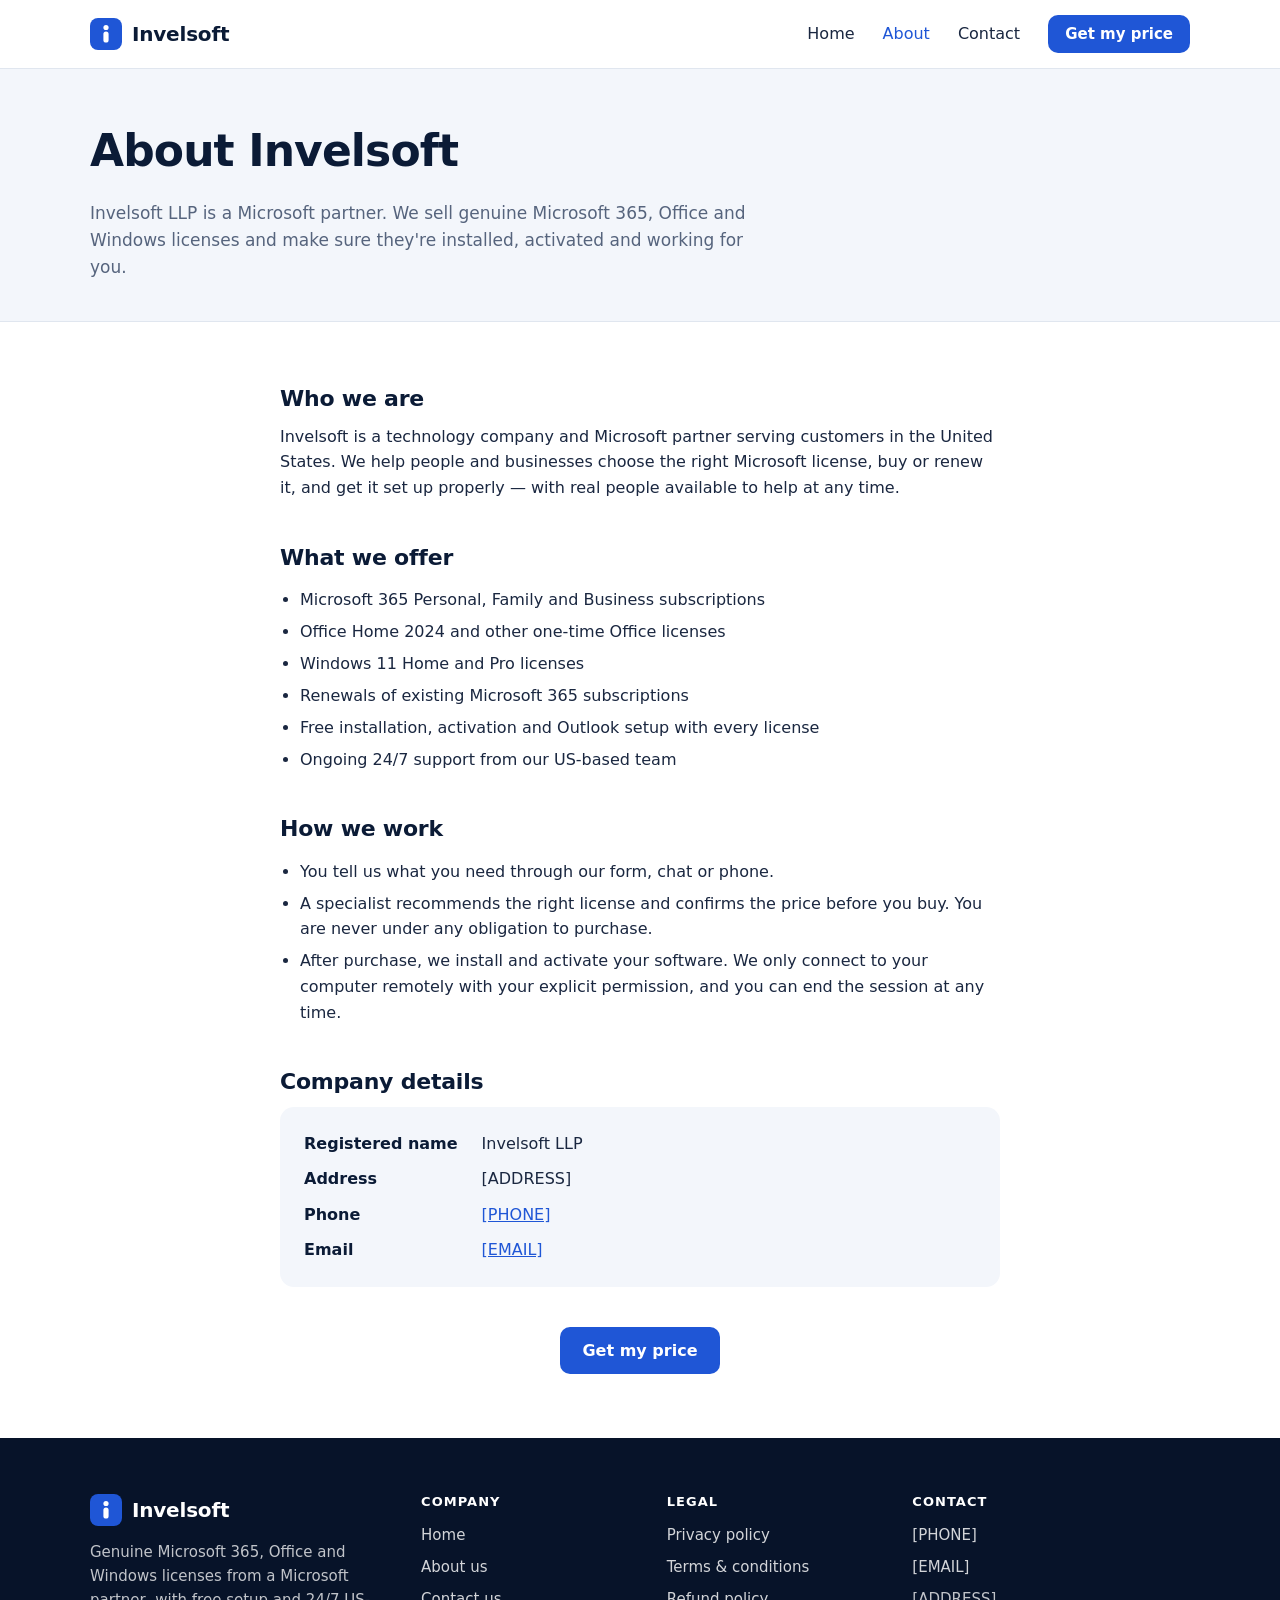
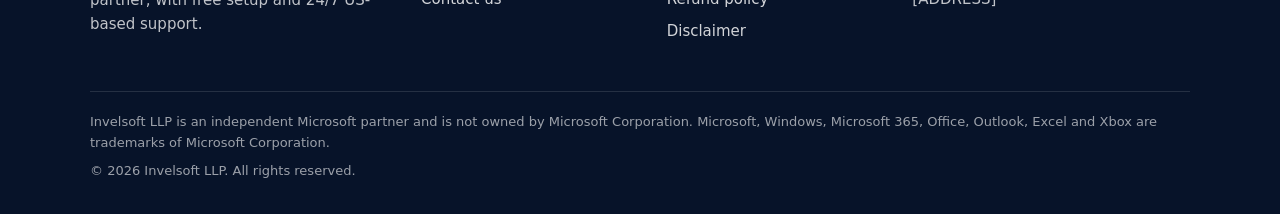
<file: about.html>
<!DOCTYPE html>
<html lang="en">
<head>
  <meta charset="utf-8">
  <meta name="viewport" content="width=device-width, initial-scale=1, viewport-fit=cover">
  <title>About us – Invelsoft</title>
  <meta name="description" content="Invelsoft LLP is a Microsoft partner selling genuine Microsoft 365, Office and Windows licenses with free setup and 24/7 US-based support.">
  <link rel="icon" href="favicon.svg" type="image/svg+xml">
  <link rel="stylesheet" href="css/style.css">
  <script src="js/main.js" defer></script>
</head>
<body class="has-mobile-cta">
  <a class="skip-link" href="#main">Skip to content</a>

  <header class="site-header">
    <div class="container header-inner">
      <a class="brand" href="index.html" aria-label="Invelsoft home">
        <svg class="brand-mark" viewBox="0 0 32 32" aria-hidden="true"><rect width="32" height="32" rx="8" fill="#1f56d6"/><circle cx="16" cy="9.5" r="2.6" fill="#fff"/><rect x="13.4" y="13.5" width="5.2" height="11" rx="2.6" fill="#fff"/></svg>
        <span>Invelsoft</span>
      </a>
      <button class="nav-toggle" type="button" aria-expanded="false" aria-controls="site-nav" aria-label="Menu">
        <span></span><span></span><span></span>
      </button>
      <nav id="site-nav" class="site-nav" aria-label="Main">
        <a href="index.html">Home</a>
        <a href="about.html" aria-current="page">About</a>
        <a href="contact.html">Contact</a>
        <a class="btn btn-primary btn-sm" href="index.html#quote">Get my price</a>
      </nav>
    </div>
  </header>

  <main id="main">
    <section class="page-hero">
      <div class="container">
        <h1>About Invelsoft</h1>
        <p>Invelsoft LLP is a Microsoft partner. We sell genuine Microsoft 365, Office and Windows licenses and make sure they're installed, activated and working for you.</p>
      </div>
    </section>

    <section class="section">
      <div class="container prose">
        <h2>Who we are</h2>
        <p>Invelsoft is a technology company and Microsoft partner serving customers in the United States. We help people and businesses choose the right Microsoft license, buy or renew it, and get it set up properly — with real people available to help at any time.</p>

        <h2>What we offer</h2>
        <ul>
          <li>Microsoft 365 Personal, Family and Business subscriptions</li>
          <li>Office Home 2024 and other one-time Office licenses</li>
          <li>Windows 11 Home and Pro licenses</li>
          <li>Renewals of existing Microsoft 365 subscriptions</li>
          <li>Free installation, activation and Outlook setup with every license</li>
          <li>Ongoing 24/7 support from our US-based team</li>
        </ul>

        <h2>How we work</h2>
        <ul>
          <li>You tell us what you need through our form, chat or phone.</li>
          <li>A specialist recommends the right license and confirms the price before you buy. You are never under any obligation to purchase.</li>
          <li>After purchase, we install and activate your software. We only connect to your computer remotely with your explicit permission, and you can end the session at any time.</li>
        </ul>

        <h2>Company details</h2>
        <dl class="detail-list">
          <dt>Registered name</dt>
          <dd>Invelsoft LLP</dd>
          <dt>Address</dt>
          <dd>[ADDRESS]</dd>
          <dt>Phone</dt>
          <dd><a href="tel:[PHONE_TEL]">[PHONE]</a></dd>
          <dt>Email</dt>
          <dd><a href="mailto:[EMAIL]">[EMAIL]</a></dd>
        </dl>

        <div class="center-cta">
          <a class="btn btn-primary" href="index.html#quote">Get my price</a>
        </div>
      </div>
    </section>
  </main>

  <footer class="site-footer">
    <div class="container">
      <div class="footer-grid">
        <div class="footer-brand">
          <a class="brand" href="index.html">
            <svg class="brand-mark" viewBox="0 0 32 32" aria-hidden="true"><rect width="32" height="32" rx="8" fill="#1f56d6"/><circle cx="16" cy="9.5" r="2.6" fill="#fff"/><rect x="13.4" y="13.5" width="5.2" height="11" rx="2.6" fill="#fff"/></svg>
            <span>Invelsoft</span>
          </a>
          <p>Genuine Microsoft 365, Office and Windows licenses from a Microsoft partner, with free setup and 24/7 US-based support.</p>
        </div>
        <div>
          <h2 class="footer-title">Company</h2>
          <ul>
            <li><a href="index.html">Home</a></li>
            <li><a href="about.html">About us</a></li>
            <li><a href="contact.html">Contact us</a></li>
          </ul>
        </div>
        <div>
          <h2 class="footer-title">Legal</h2>
          <ul>
            <li><a href="privacy-policy.html">Privacy policy</a></li>
            <li><a href="terms.html">Terms &amp; conditions</a></li>
            <li><a href="refund-policy.html">Refund policy</a></li>
            <li><a href="disclaimer.html">Disclaimer</a></li>
          </ul>
        </div>
        <div>
          <h2 class="footer-title">Contact</h2>
          <ul>
            <li><a href="tel:[PHONE_TEL]">[PHONE]</a></li>
            <li><a href="mailto:[EMAIL]">[EMAIL]</a></li>
            <li>[ADDRESS]</li>
          </ul>
        </div>
      </div>
      <div class="footer-bottom">
        <p>Invelsoft LLP is an independent Microsoft partner and is not owned by Microsoft Corporation. Microsoft, Windows, Microsoft 365, Office, Outlook, Excel and Xbox are trademarks of Microsoft Corporation.</p>
        <p>&copy; <span data-year>2026</span> Invelsoft LLP. All rights reserved.</p>
      </div>
    </div>
  </footer>

  <div class="mobile-cta">
    <a class="btn btn-outline" href="tel:[PHONE_TEL]">
      <svg class="icon" viewBox="0 0 24 24" aria-hidden="true"><path d="M22 16.92v3a2 2 0 0 1-2.18 2 19.79 19.79 0 0 1-8.63-3.07 19.5 19.5 0 0 1-6-6 19.79 19.79 0 0 1-3.07-8.67A2 2 0 0 1 4.11 2h3a2 2 0 0 1 2 1.72c.13.96.36 1.9.7 2.81a2 2 0 0 1-.45 2.11L8.09 9.91a16 16 0 0 0 6 6l1.27-1.27a2 2 0 0 1 2.11-.45c.91.34 1.85.57 2.81.7A2 2 0 0 1 22 16.92z"/></svg>
      Call now
    </a>
    <a class="btn btn-primary" href="index.html#quote">Get my price</a>
  </div>
</body>
</html>
</file>
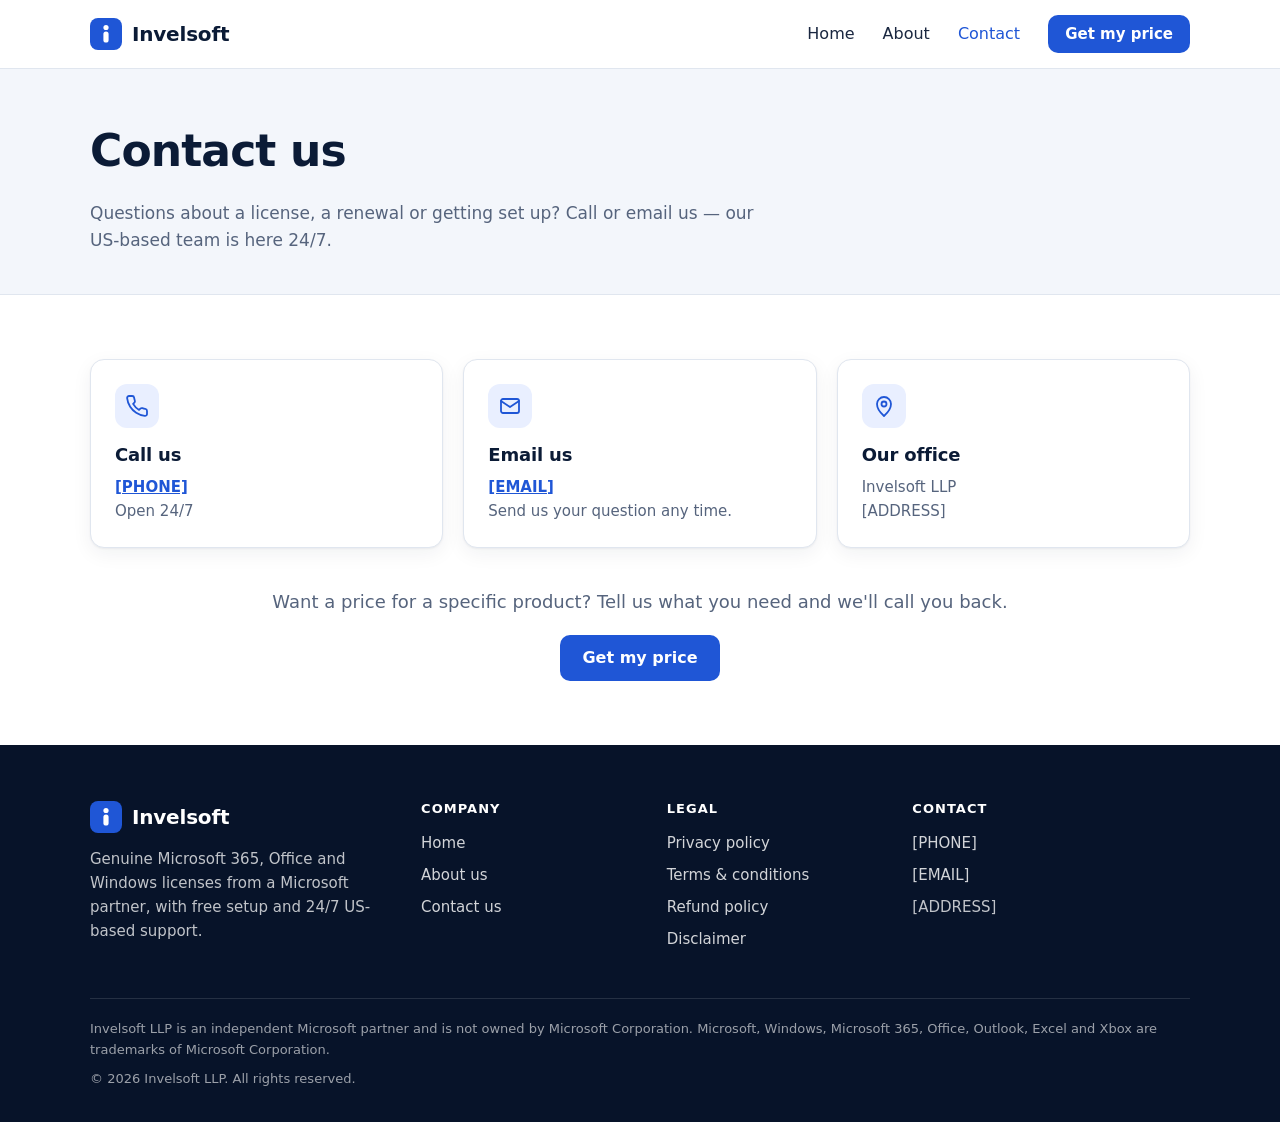
<file: contact.html>
<!DOCTYPE html>
<html lang="en">
<head>
  <meta charset="utf-8">
  <meta name="viewport" content="width=device-width, initial-scale=1, viewport-fit=cover">
  <title>Contact us – Invelsoft</title>
  <meta name="description" content="Contact Invelsoft LLP by phone or email about Microsoft 365, Office and Windows licenses, setup and support.">
  <link rel="icon" href="favicon.svg" type="image/svg+xml">
  <link rel="stylesheet" href="css/style.css">
  <script src="js/main.js" defer></script>
</head>
<body class="has-mobile-cta">
  <a class="skip-link" href="#main">Skip to content</a>

  <header class="site-header">
    <div class="container header-inner">
      <a class="brand" href="index.html" aria-label="Invelsoft home">
        <svg class="brand-mark" viewBox="0 0 32 32" aria-hidden="true"><rect width="32" height="32" rx="8" fill="#1f56d6"/><circle cx="16" cy="9.5" r="2.6" fill="#fff"/><rect x="13.4" y="13.5" width="5.2" height="11" rx="2.6" fill="#fff"/></svg>
        <span>Invelsoft</span>
      </a>
      <button class="nav-toggle" type="button" aria-expanded="false" aria-controls="site-nav" aria-label="Menu">
        <span></span><span></span><span></span>
      </button>
      <nav id="site-nav" class="site-nav" aria-label="Main">
        <a href="index.html">Home</a>
        <a href="about.html">About</a>
        <a href="contact.html" aria-current="page">Contact</a>
        <a class="btn btn-primary btn-sm" href="index.html#quote">Get my price</a>
      </nav>
    </div>
  </header>

  <main id="main">
    <section class="page-hero">
      <div class="container">
        <h1>Contact us</h1>
        <p>Questions about a license, a renewal or getting set up? Call or email us — our US-based team is here 24/7.</p>
      </div>
    </section>

    <section class="section">
      <div class="container">
        <div class="info-grid">
          <div class="info-card">
            <span class="icon-tile"><svg class="icon" viewBox="0 0 24 24" aria-hidden="true"><path d="M22 16.92v3a2 2 0 0 1-2.18 2 19.79 19.79 0 0 1-8.63-3.07 19.5 19.5 0 0 1-6-6 19.79 19.79 0 0 1-3.07-8.67A2 2 0 0 1 4.11 2h3a2 2 0 0 1 2 1.72c.13.96.36 1.9.7 2.81a2 2 0 0 1-.45 2.11L8.09 9.91a16 16 0 0 0 6 6l1.27-1.27a2 2 0 0 1 2.11-.45c.91.34 1.85.57 2.81.7A2 2 0 0 1 22 16.92z"/></svg></span>
            <h2 class="h3">Call us</h2>
            <p><a href="tel:[PHONE_TEL]">[PHONE]</a></p>
            <p>Open 24/7</p>
          </div>
          <div class="info-card">
            <span class="icon-tile"><svg class="icon" viewBox="0 0 24 24" aria-hidden="true"><rect x="3" y="5" width="18" height="14" rx="2"/><path d="m3 7 9 6 9-6"/></svg></span>
            <h2 class="h3">Email us</h2>
            <p><a href="mailto:[EMAIL]">[EMAIL]</a></p>
            <p>Send us your question any time.</p>
          </div>
          <div class="info-card">
            <span class="icon-tile"><svg class="icon" viewBox="0 0 24 24" aria-hidden="true"><path d="M12 22s7-6.2 7-12a7 7 0 0 0-14 0c0 5.8 7 12 7 12z"/><circle cx="12" cy="10" r="2.5"/></svg></span>
            <h2 class="h3">Our office</h2>
            <p>Invelsoft LLP<br>[ADDRESS]</p>
          </div>
        </div>

        <div class="center-cta">
          <p class="lead">Want a price for a specific product? Tell us what you need and we'll call you back.</p>
          <a class="btn btn-primary" href="index.html#quote">Get my price</a>
        </div>
      </div>
    </section>
  </main>

  <footer class="site-footer">
    <div class="container">
      <div class="footer-grid">
        <div class="footer-brand">
          <a class="brand" href="index.html">
            <svg class="brand-mark" viewBox="0 0 32 32" aria-hidden="true"><rect width="32" height="32" rx="8" fill="#1f56d6"/><circle cx="16" cy="9.5" r="2.6" fill="#fff"/><rect x="13.4" y="13.5" width="5.2" height="11" rx="2.6" fill="#fff"/></svg>
            <span>Invelsoft</span>
          </a>
          <p>Genuine Microsoft 365, Office and Windows licenses from a Microsoft partner, with free setup and 24/7 US-based support.</p>
        </div>
        <div>
          <h2 class="footer-title">Company</h2>
          <ul>
            <li><a href="index.html">Home</a></li>
            <li><a href="about.html">About us</a></li>
            <li><a href="contact.html">Contact us</a></li>
          </ul>
        </div>
        <div>
          <h2 class="footer-title">Legal</h2>
          <ul>
            <li><a href="privacy-policy.html">Privacy policy</a></li>
            <li><a href="terms.html">Terms &amp; conditions</a></li>
            <li><a href="refund-policy.html">Refund policy</a></li>
            <li><a href="disclaimer.html">Disclaimer</a></li>
          </ul>
        </div>
        <div>
          <h2 class="footer-title">Contact</h2>
          <ul>
            <li><a href="tel:[PHONE_TEL]">[PHONE]</a></li>
            <li><a href="mailto:[EMAIL]">[EMAIL]</a></li>
            <li>[ADDRESS]</li>
          </ul>
        </div>
      </div>
      <div class="footer-bottom">
        <p>Invelsoft LLP is an independent Microsoft partner and is not owned by Microsoft Corporation. Microsoft, Windows, Microsoft 365, Office, Outlook, Excel and Xbox are trademarks of Microsoft Corporation.</p>
        <p>&copy; <span data-year>2026</span> Invelsoft LLP. All rights reserved.</p>
      </div>
    </div>
  </footer>

  <div class="mobile-cta">
    <a class="btn btn-outline" href="tel:[PHONE_TEL]">
      <svg class="icon" viewBox="0 0 24 24" aria-hidden="true"><path d="M22 16.92v3a2 2 0 0 1-2.18 2 19.79 19.79 0 0 1-8.63-3.07 19.5 19.5 0 0 1-6-6 19.79 19.79 0 0 1-3.07-8.67A2 2 0 0 1 4.11 2h3a2 2 0 0 1 2 1.72c.13.96.36 1.9.7 2.81a2 2 0 0 1-.45 2.11L8.09 9.91a16 16 0 0 0 6 6l1.27-1.27a2 2 0 0 1 2.11-.45c.91.34 1.85.57 2.81.7A2 2 0 0 1 22 16.92z"/></svg>
      Call now
    </a>
    <a class="btn btn-primary" href="index.html#quote">Get my price</a>
  </div>
</body>
</html>
</file>
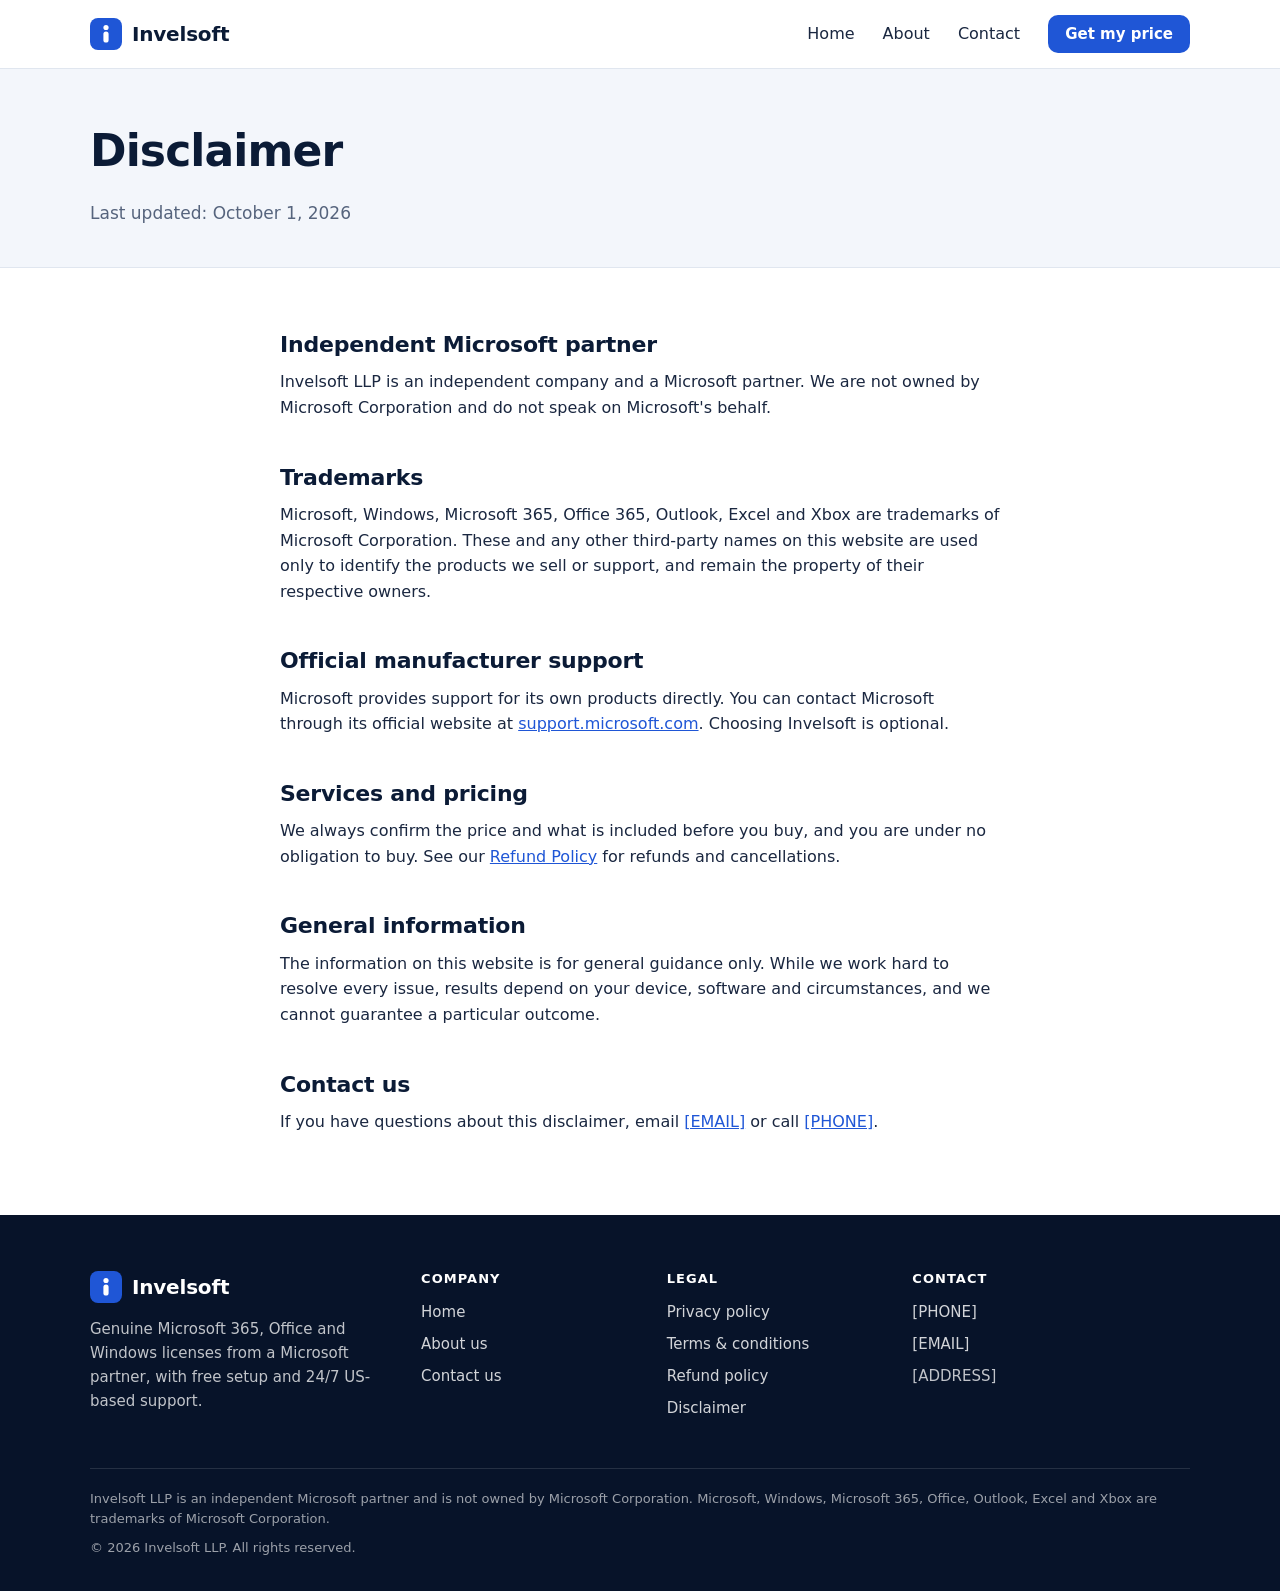
<file: disclaimer.html>
<!DOCTYPE html>
<html lang="en">
<head>
  <meta charset="utf-8">
  <meta name="viewport" content="width=device-width, initial-scale=1, viewport-fit=cover">
  <title>Disclaimer – Invelsoft</title>
  <meta name="description" content="Important information about Invelsoft LLP's independence and the use of third-party trademarks on this website.">
  <link rel="icon" href="favicon.svg" type="image/svg+xml">
  <link rel="stylesheet" href="css/style.css">
  <script src="js/main.js" defer></script>
</head>
<body class="has-mobile-cta">
  <a class="skip-link" href="#main">Skip to content</a>

  <header class="site-header">
    <div class="container header-inner">
      <a class="brand" href="index.html" aria-label="Invelsoft home">
        <svg class="brand-mark" viewBox="0 0 32 32" aria-hidden="true"><rect width="32" height="32" rx="8" fill="#1f56d6"/><circle cx="16" cy="9.5" r="2.6" fill="#fff"/><rect x="13.4" y="13.5" width="5.2" height="11" rx="2.6" fill="#fff"/></svg>
        <span>Invelsoft</span>
      </a>
      <button class="nav-toggle" type="button" aria-expanded="false" aria-controls="site-nav" aria-label="Menu">
        <span></span><span></span><span></span>
      </button>
      <nav id="site-nav" class="site-nav" aria-label="Main">
        <a href="index.html">Home</a>
        <a href="about.html">About</a>
        <a href="contact.html">Contact</a>
        <a class="btn btn-primary btn-sm" href="index.html#quote">Get my price</a>
      </nav>
    </div>
  </header>

  <main id="main">
    <section class="page-hero">
      <div class="container">
        <h1>Disclaimer</h1>
        <p class="updated">Last updated: October 1, 2026</p>
      </div>
    </section>

    <section class="section">
      <div class="container prose">
        <h2>Independent Microsoft partner</h2>
        <p>Invelsoft LLP is an independent company and a Microsoft partner. We are not owned by Microsoft Corporation and do not speak on Microsoft's behalf.</p>

        <h2>Trademarks</h2>
        <p>Microsoft, Windows, Microsoft 365, Office 365, Outlook, Excel and Xbox are trademarks of Microsoft Corporation. These and any other third-party names on this website are used only to identify the products we sell or support, and remain the property of their respective owners.</p>

        <h2>Official manufacturer support</h2>
        <p>Microsoft provides support for its own products directly. You can contact Microsoft through its official website at <a href="https://support.microsoft.com" rel="noopener" target="_blank">support.microsoft.com</a>. Choosing Invelsoft is optional.</p>

        <h2>Services and pricing</h2>
        <p>We always confirm the price and what is included before you buy, and you are under no obligation to buy. See our <a href="refund-policy.html">Refund Policy</a> for refunds and cancellations.</p>

        <h2>General information</h2>
        <p>The information on this website is for general guidance only. While we work hard to resolve every issue, results depend on your device, software and circumstances, and we cannot guarantee a particular outcome.</p>

        <h2>Contact us</h2>
        <p>If you have questions about this disclaimer, email <a href="mailto:[EMAIL]">[EMAIL]</a> or call <a href="tel:[PHONE_TEL]">[PHONE]</a>.</p>
      </div>
    </section>
  </main>

  <footer class="site-footer">
    <div class="container">
      <div class="footer-grid">
        <div class="footer-brand">
          <a class="brand" href="index.html">
            <svg class="brand-mark" viewBox="0 0 32 32" aria-hidden="true"><rect width="32" height="32" rx="8" fill="#1f56d6"/><circle cx="16" cy="9.5" r="2.6" fill="#fff"/><rect x="13.4" y="13.5" width="5.2" height="11" rx="2.6" fill="#fff"/></svg>
            <span>Invelsoft</span>
          </a>
          <p>Genuine Microsoft 365, Office and Windows licenses from a Microsoft partner, with free setup and 24/7 US-based support.</p>
        </div>
        <div>
          <h2 class="footer-title">Company</h2>
          <ul>
            <li><a href="index.html">Home</a></li>
            <li><a href="about.html">About us</a></li>
            <li><a href="contact.html">Contact us</a></li>
          </ul>
        </div>
        <div>
          <h2 class="footer-title">Legal</h2>
          <ul>
            <li><a href="privacy-policy.html">Privacy policy</a></li>
            <li><a href="terms.html">Terms &amp; conditions</a></li>
            <li><a href="refund-policy.html">Refund policy</a></li>
            <li><a href="disclaimer.html">Disclaimer</a></li>
          </ul>
        </div>
        <div>
          <h2 class="footer-title">Contact</h2>
          <ul>
            <li><a href="tel:[PHONE_TEL]">[PHONE]</a></li>
            <li><a href="mailto:[EMAIL]">[EMAIL]</a></li>
            <li>[ADDRESS]</li>
          </ul>
        </div>
      </div>
      <div class="footer-bottom">
        <p>Invelsoft LLP is an independent Microsoft partner and is not owned by Microsoft Corporation. Microsoft, Windows, Microsoft 365, Office, Outlook, Excel and Xbox are trademarks of Microsoft Corporation.</p>
        <p>&copy; <span data-year>2026</span> Invelsoft LLP. All rights reserved.</p>
      </div>
    </div>
  </footer>

  <div class="mobile-cta">
    <a class="btn btn-outline" href="tel:[PHONE_TEL]">
      <svg class="icon" viewBox="0 0 24 24" aria-hidden="true"><path d="M22 16.92v3a2 2 0 0 1-2.18 2 19.79 19.79 0 0 1-8.63-3.07 19.5 19.5 0 0 1-6-6 19.79 19.79 0 0 1-3.07-8.67A2 2 0 0 1 4.11 2h3a2 2 0 0 1 2 1.72c.13.96.36 1.9.7 2.81a2 2 0 0 1-.45 2.11L8.09 9.91a16 16 0 0 0 6 6l1.27-1.27a2 2 0 0 1 2.11-.45c.91.34 1.85.57 2.81.7A2 2 0 0 1 22 16.92z"/></svg>
      Call now
    </a>
    <a class="btn btn-primary" href="index.html#quote">Get my price</a>
  </div>
</body>
</html>
</file>
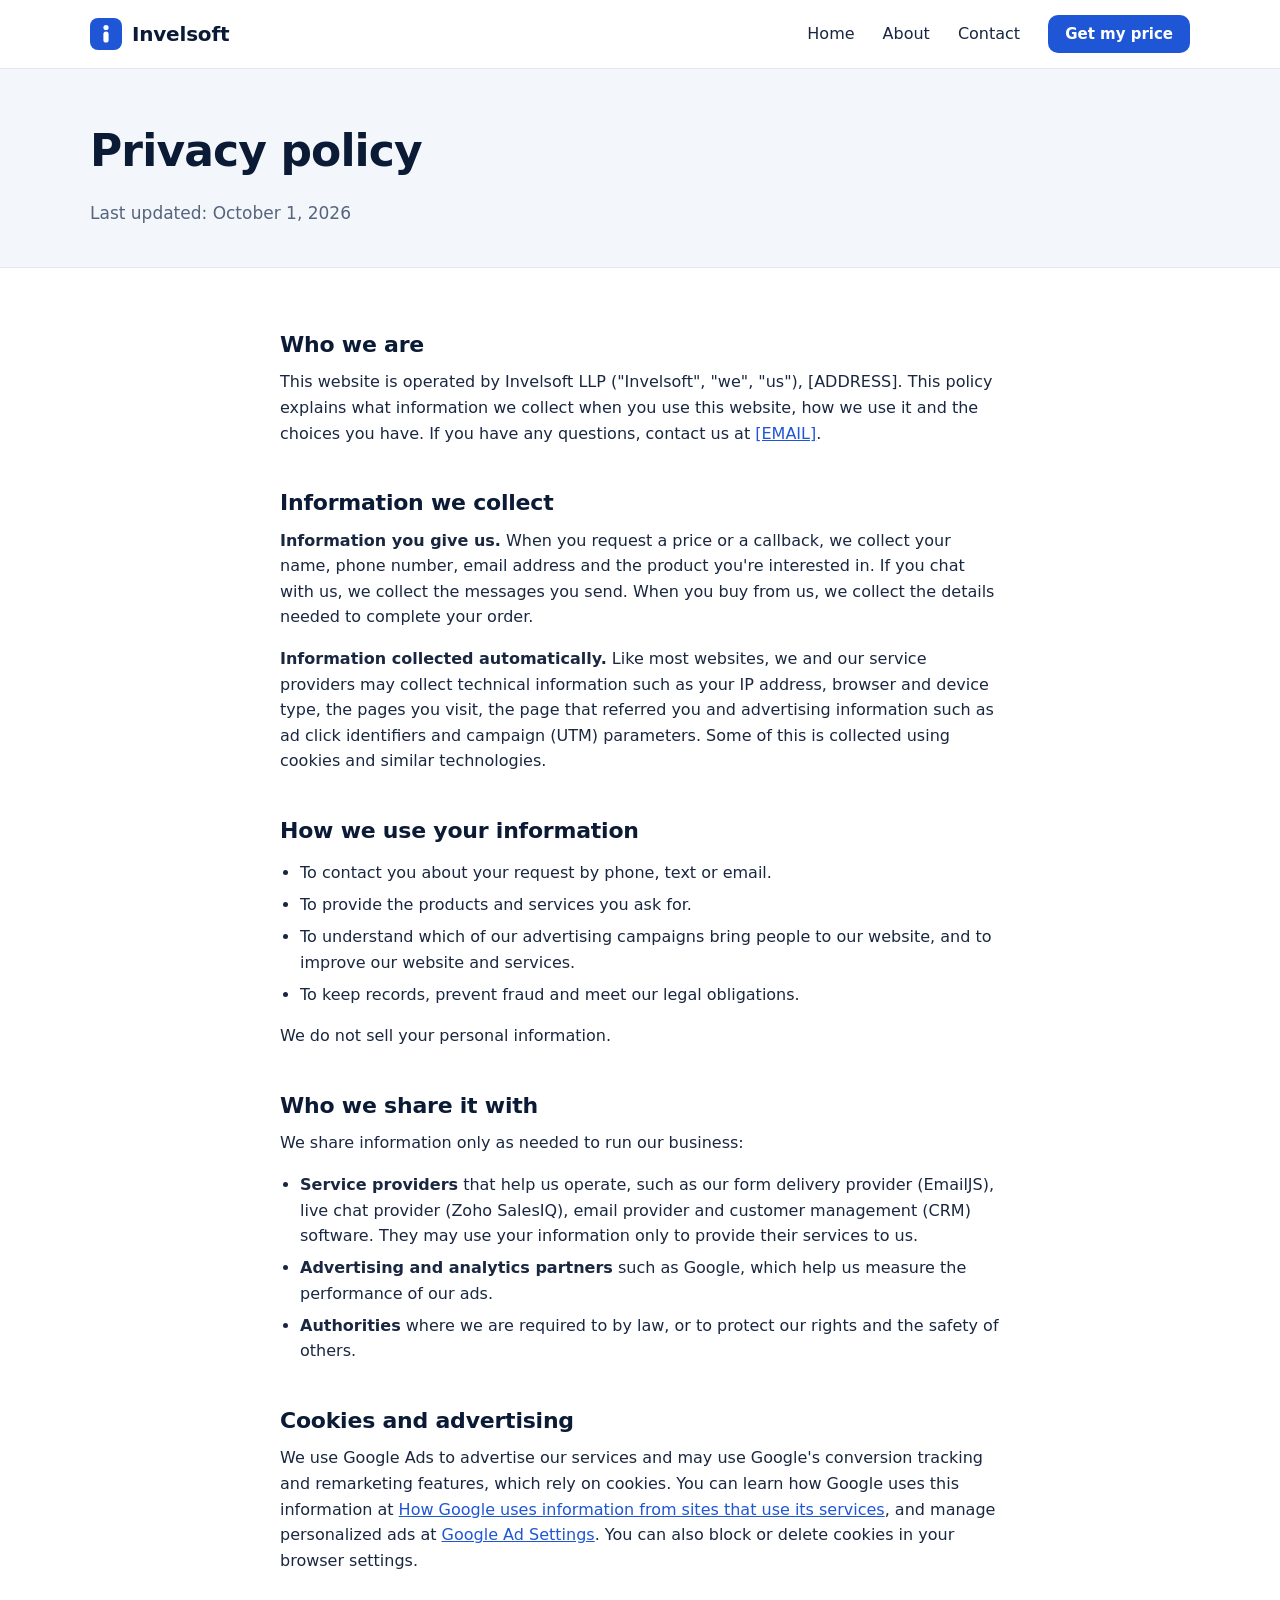
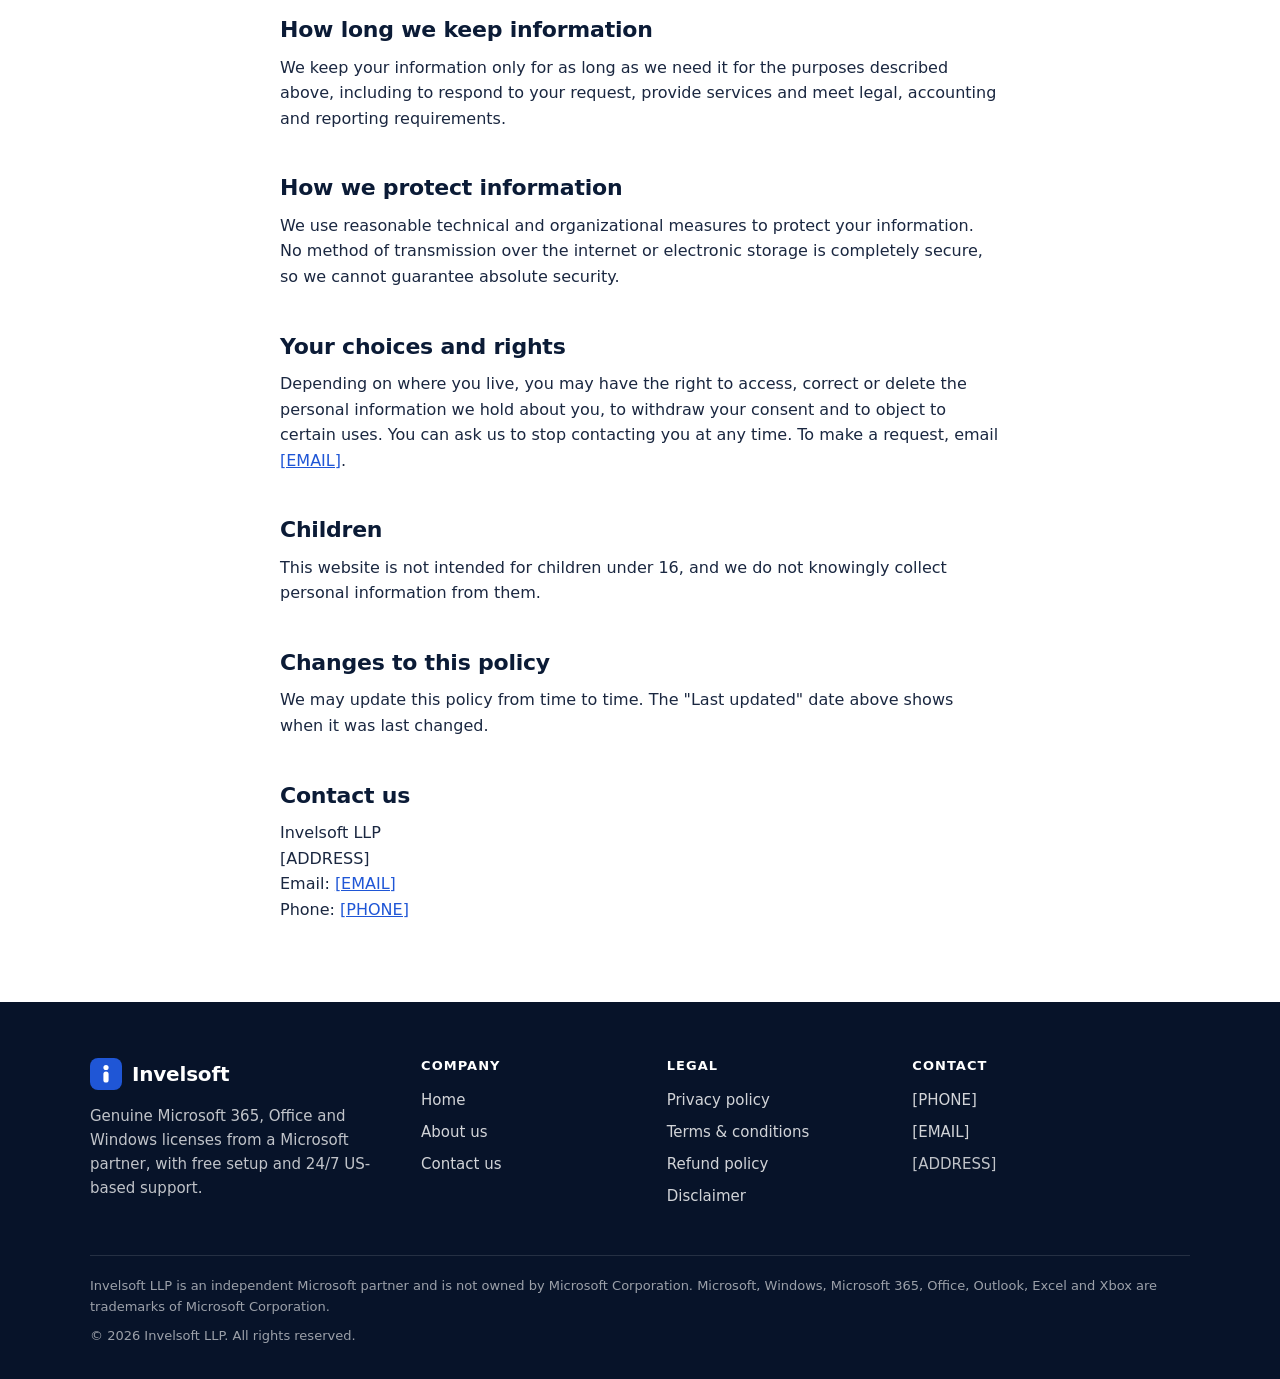
<file: privacy-policy.html>
<!DOCTYPE html>
<html lang="en">
<head>
  <meta charset="utf-8">
  <meta name="viewport" content="width=device-width, initial-scale=1, viewport-fit=cover">
  <title>Privacy policy – Invelsoft</title>
  <meta name="description" content="How Invelsoft LLP collects, uses and protects the information you share on this website.">
  <link rel="icon" href="favicon.svg" type="image/svg+xml">
  <link rel="stylesheet" href="css/style.css">
  <script src="js/main.js" defer></script>
</head>
<body class="has-mobile-cta">
  <a class="skip-link" href="#main">Skip to content</a>

  <header class="site-header">
    <div class="container header-inner">
      <a class="brand" href="index.html" aria-label="Invelsoft home">
        <svg class="brand-mark" viewBox="0 0 32 32" aria-hidden="true"><rect width="32" height="32" rx="8" fill="#1f56d6"/><circle cx="16" cy="9.5" r="2.6" fill="#fff"/><rect x="13.4" y="13.5" width="5.2" height="11" rx="2.6" fill="#fff"/></svg>
        <span>Invelsoft</span>
      </a>
      <button class="nav-toggle" type="button" aria-expanded="false" aria-controls="site-nav" aria-label="Menu">
        <span></span><span></span><span></span>
      </button>
      <nav id="site-nav" class="site-nav" aria-label="Main">
        <a href="index.html">Home</a>
        <a href="about.html">About</a>
        <a href="contact.html">Contact</a>
        <a class="btn btn-primary btn-sm" href="index.html#quote">Get my price</a>
      </nav>
    </div>
  </header>

  <main id="main">
    <section class="page-hero">
      <div class="container">
        <h1>Privacy policy</h1>
        <p class="updated">Last updated: October 1, 2026</p>
      </div>
    </section>

    <section class="section">
      <div class="container prose">
        <h2>Who we are</h2>
        <p>This website is operated by Invelsoft LLP ("Invelsoft", "we", "us"), [ADDRESS]. This policy explains what information we collect when you use this website, how we use it and the choices you have. If you have any questions, contact us at <a href="mailto:[EMAIL]">[EMAIL]</a>.</p>

        <h2>Information we collect</h2>
        <p><strong>Information you give us.</strong> When you request a price or a callback, we collect your name, phone number, email address and the product you're interested in. If you chat with us, we collect the messages you send. When you buy from us, we collect the details needed to complete your order.</p>
        <p><strong>Information collected automatically.</strong> Like most websites, we and our service providers may collect technical information such as your IP address, browser and device type, the pages you visit, the page that referred you and advertising information such as ad click identifiers and campaign (UTM) parameters. Some of this is collected using cookies and similar technologies.</p>

        <h2>How we use your information</h2>
        <ul>
          <li>To contact you about your request by phone, text or email.</li>
          <li>To provide the products and services you ask for.</li>
          <li>To understand which of our advertising campaigns bring people to our website, and to improve our website and services.</li>
          <li>To keep records, prevent fraud and meet our legal obligations.</li>
        </ul>
        <p>We do not sell your personal information.</p>

        <h2>Who we share it with</h2>
        <p>We share information only as needed to run our business:</p>
        <ul>
          <li><strong>Service providers</strong> that help us operate, such as our form delivery provider (EmailJS), live chat provider (Zoho SalesIQ), email provider and customer management (CRM) software. They may use your information only to provide their services to us.</li>
          <li><strong>Advertising and analytics partners</strong> such as Google, which help us measure the performance of our ads.</li>
          <li><strong>Authorities</strong> where we are required to by law, or to protect our rights and the safety of others.</li>
        </ul>

        <h2>Cookies and advertising</h2>
        <p>We use Google Ads to advertise our services and may use Google's conversion tracking and remarketing features, which rely on cookies. You can learn how Google uses this information at <a href="https://policies.google.com/technologies/partner-sites" rel="noopener" target="_blank">How Google uses information from sites that use its services</a>, and manage personalized ads at <a href="https://adssettings.google.com" rel="noopener" target="_blank">Google Ad Settings</a>. You can also block or delete cookies in your browser settings.</p>

        <h2>How long we keep information</h2>
        <p>We keep your information only for as long as we need it for the purposes described above, including to respond to your request, provide services and meet legal, accounting and reporting requirements.</p>

        <h2>How we protect information</h2>
        <p>We use reasonable technical and organizational measures to protect your information. No method of transmission over the internet or electronic storage is completely secure, so we cannot guarantee absolute security.</p>

        <h2>Your choices and rights</h2>
        <p>Depending on where you live, you may have the right to access, correct or delete the personal information we hold about you, to withdraw your consent and to object to certain uses. You can ask us to stop contacting you at any time. To make a request, email <a href="mailto:[EMAIL]">[EMAIL]</a>.</p>

        <h2>Children</h2>
        <p>This website is not intended for children under 16, and we do not knowingly collect personal information from them.</p>

        <h2>Changes to this policy</h2>
        <p>We may update this policy from time to time. The "Last updated" date above shows when it was last changed.</p>

        <h2>Contact us</h2>
        <p>Invelsoft LLP<br>[ADDRESS]<br>Email: <a href="mailto:[EMAIL]">[EMAIL]</a><br>Phone: <a href="tel:[PHONE_TEL]">[PHONE]</a></p>
      </div>
    </section>
  </main>

  <footer class="site-footer">
    <div class="container">
      <div class="footer-grid">
        <div class="footer-brand">
          <a class="brand" href="index.html">
            <svg class="brand-mark" viewBox="0 0 32 32" aria-hidden="true"><rect width="32" height="32" rx="8" fill="#1f56d6"/><circle cx="16" cy="9.5" r="2.6" fill="#fff"/><rect x="13.4" y="13.5" width="5.2" height="11" rx="2.6" fill="#fff"/></svg>
            <span>Invelsoft</span>
          </a>
          <p>Genuine Microsoft 365, Office and Windows licenses from a Microsoft partner, with free setup and 24/7 US-based support.</p>
        </div>
        <div>
          <h2 class="footer-title">Company</h2>
          <ul>
            <li><a href="index.html">Home</a></li>
            <li><a href="about.html">About us</a></li>
            <li><a href="contact.html">Contact us</a></li>
          </ul>
        </div>
        <div>
          <h2 class="footer-title">Legal</h2>
          <ul>
            <li><a href="privacy-policy.html">Privacy policy</a></li>
            <li><a href="terms.html">Terms &amp; conditions</a></li>
            <li><a href="refund-policy.html">Refund policy</a></li>
            <li><a href="disclaimer.html">Disclaimer</a></li>
          </ul>
        </div>
        <div>
          <h2 class="footer-title">Contact</h2>
          <ul>
            <li><a href="tel:[PHONE_TEL]">[PHONE]</a></li>
            <li><a href="mailto:[EMAIL]">[EMAIL]</a></li>
            <li>[ADDRESS]</li>
          </ul>
        </div>
      </div>
      <div class="footer-bottom">
        <p>Invelsoft LLP is an independent Microsoft partner and is not owned by Microsoft Corporation. Microsoft, Windows, Microsoft 365, Office, Outlook, Excel and Xbox are trademarks of Microsoft Corporation.</p>
        <p>&copy; <span data-year>2026</span> Invelsoft LLP. All rights reserved.</p>
      </div>
    </div>
  </footer>

  <div class="mobile-cta">
    <a class="btn btn-outline" href="tel:[PHONE_TEL]">
      <svg class="icon" viewBox="0 0 24 24" aria-hidden="true"><path d="M22 16.92v3a2 2 0 0 1-2.18 2 19.79 19.79 0 0 1-8.63-3.07 19.5 19.5 0 0 1-6-6 19.79 19.79 0 0 1-3.07-8.67A2 2 0 0 1 4.11 2h3a2 2 0 0 1 2 1.72c.13.96.36 1.9.7 2.81a2 2 0 0 1-.45 2.11L8.09 9.91a16 16 0 0 0 6 6l1.27-1.27a2 2 0 0 1 2.11-.45c.91.34 1.85.57 2.81.7A2 2 0 0 1 22 16.92z"/></svg>
      Call now
    </a>
    <a class="btn btn-primary" href="index.html#quote">Get my price</a>
  </div>
</body>
</html>
</file>
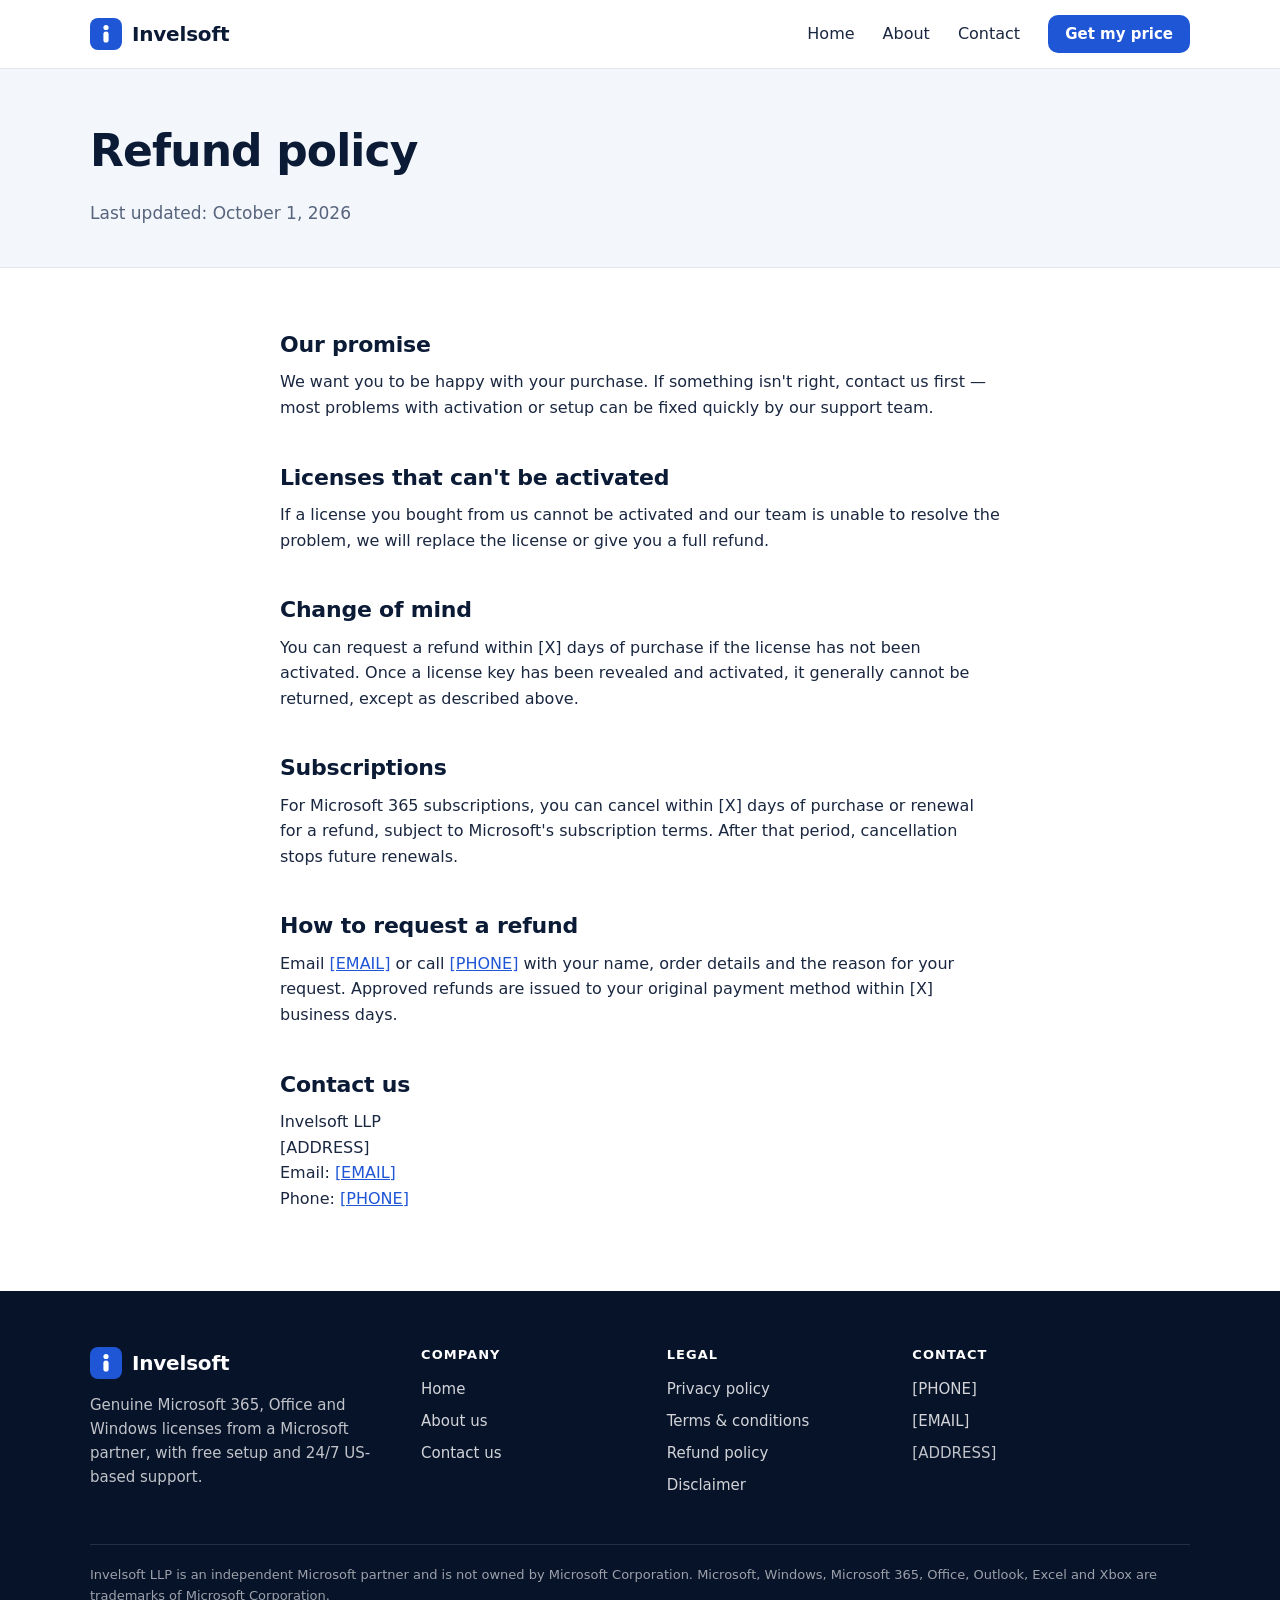
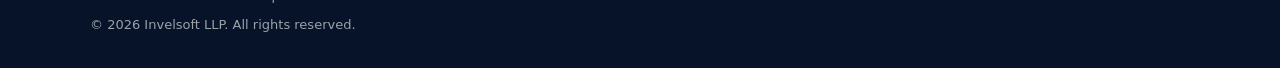
<file: refund-policy.html>
<!DOCTYPE html>
<html lang="en">
<head>
  <meta charset="utf-8">
  <meta name="viewport" content="width=device-width, initial-scale=1, viewport-fit=cover">
  <title>Refund policy – Invelsoft</title>
  <meta name="description" content="How refunds and cancellations work for licenses and services bought from Invelsoft LLP.">
  <link rel="icon" href="favicon.svg" type="image/svg+xml">
  <link rel="stylesheet" href="css/style.css">
  <script src="js/main.js" defer></script>
</head>
<body class="has-mobile-cta">
  <a class="skip-link" href="#main">Skip to content</a>

  <header class="site-header">
    <div class="container header-inner">
      <a class="brand" href="index.html" aria-label="Invelsoft home">
        <svg class="brand-mark" viewBox="0 0 32 32" aria-hidden="true"><rect width="32" height="32" rx="8" fill="#1f56d6"/><circle cx="16" cy="9.5" r="2.6" fill="#fff"/><rect x="13.4" y="13.5" width="5.2" height="11" rx="2.6" fill="#fff"/></svg>
        <span>Invelsoft</span>
      </a>
      <button class="nav-toggle" type="button" aria-expanded="false" aria-controls="site-nav" aria-label="Menu">
        <span></span><span></span><span></span>
      </button>
      <nav id="site-nav" class="site-nav" aria-label="Main">
        <a href="index.html">Home</a>
        <a href="about.html">About</a>
        <a href="contact.html">Contact</a>
        <a class="btn btn-primary btn-sm" href="index.html#quote">Get my price</a>
      </nav>
    </div>
  </header>

  <main id="main">
    <section class="page-hero">
      <div class="container">
        <h1>Refund policy</h1>
        <p class="updated">Last updated: October 1, 2026</p>
      </div>
    </section>

    <section class="section">
      <div class="container prose">
        <h2>Our promise</h2>
        <p>We want you to be happy with your purchase. If something isn't right, contact us first — most problems with activation or setup can be fixed quickly by our support team.</p>

        <h2>Licenses that can't be activated</h2>
        <p>If a license you bought from us cannot be activated and our team is unable to resolve the problem, we will replace the license or give you a full refund.</p>

        <h2>Change of mind</h2>
        <p>You can request a refund within [X] days of purchase if the license has not been activated. Once a license key has been revealed and activated, it generally cannot be returned, except as described above.</p>

        <h2>Subscriptions</h2>
        <p>For Microsoft 365 subscriptions, you can cancel within [X] days of purchase or renewal for a refund, subject to Microsoft's subscription terms. After that period, cancellation stops future renewals.</p>

        <h2>How to request a refund</h2>
        <p>Email <a href="mailto:[EMAIL]">[EMAIL]</a> or call <a href="tel:[PHONE_TEL]">[PHONE]</a> with your name, order details and the reason for your request. Approved refunds are issued to your original payment method within [X] business days.</p>

        <h2>Contact us</h2>
        <p>Invelsoft LLP<br>[ADDRESS]<br>Email: <a href="mailto:[EMAIL]">[EMAIL]</a><br>Phone: <a href="tel:[PHONE_TEL]">[PHONE]</a></p>
      </div>
    </section>
  </main>

  <footer class="site-footer">
    <div class="container">
      <div class="footer-grid">
        <div class="footer-brand">
          <a class="brand" href="index.html">
            <svg class="brand-mark" viewBox="0 0 32 32" aria-hidden="true"><rect width="32" height="32" rx="8" fill="#1f56d6"/><circle cx="16" cy="9.5" r="2.6" fill="#fff"/><rect x="13.4" y="13.5" width="5.2" height="11" rx="2.6" fill="#fff"/></svg>
            <span>Invelsoft</span>
          </a>
          <p>Genuine Microsoft 365, Office and Windows licenses from a Microsoft partner, with free setup and 24/7 US-based support.</p>
        </div>
        <div>
          <h2 class="footer-title">Company</h2>
          <ul>
            <li><a href="index.html">Home</a></li>
            <li><a href="about.html">About us</a></li>
            <li><a href="contact.html">Contact us</a></li>
          </ul>
        </div>
        <div>
          <h2 class="footer-title">Legal</h2>
          <ul>
            <li><a href="privacy-policy.html">Privacy policy</a></li>
            <li><a href="terms.html">Terms &amp; conditions</a></li>
            <li><a href="refund-policy.html">Refund policy</a></li>
            <li><a href="disclaimer.html">Disclaimer</a></li>
          </ul>
        </div>
        <div>
          <h2 class="footer-title">Contact</h2>
          <ul>
            <li><a href="tel:[PHONE_TEL]">[PHONE]</a></li>
            <li><a href="mailto:[EMAIL]">[EMAIL]</a></li>
            <li>[ADDRESS]</li>
          </ul>
        </div>
      </div>
      <div class="footer-bottom">
        <p>Invelsoft LLP is an independent Microsoft partner and is not owned by Microsoft Corporation. Microsoft, Windows, Microsoft 365, Office, Outlook, Excel and Xbox are trademarks of Microsoft Corporation.</p>
        <p>&copy; <span data-year>2026</span> Invelsoft LLP. All rights reserved.</p>
      </div>
    </div>
  </footer>

  <div class="mobile-cta">
    <a class="btn btn-outline" href="tel:[PHONE_TEL]">
      <svg class="icon" viewBox="0 0 24 24" aria-hidden="true"><path d="M22 16.92v3a2 2 0 0 1-2.18 2 19.79 19.79 0 0 1-8.63-3.07 19.5 19.5 0 0 1-6-6 19.79 19.79 0 0 1-3.07-8.67A2 2 0 0 1 4.11 2h3a2 2 0 0 1 2 1.72c.13.96.36 1.9.7 2.81a2 2 0 0 1-.45 2.11L8.09 9.91a16 16 0 0 0 6 6l1.27-1.27a2 2 0 0 1 2.11-.45c.91.34 1.85.57 2.81.7A2 2 0 0 1 22 16.92z"/></svg>
      Call now
    </a>
    <a class="btn btn-primary" href="index.html#quote">Get my price</a>
  </div>
</body>
</html>
</file>
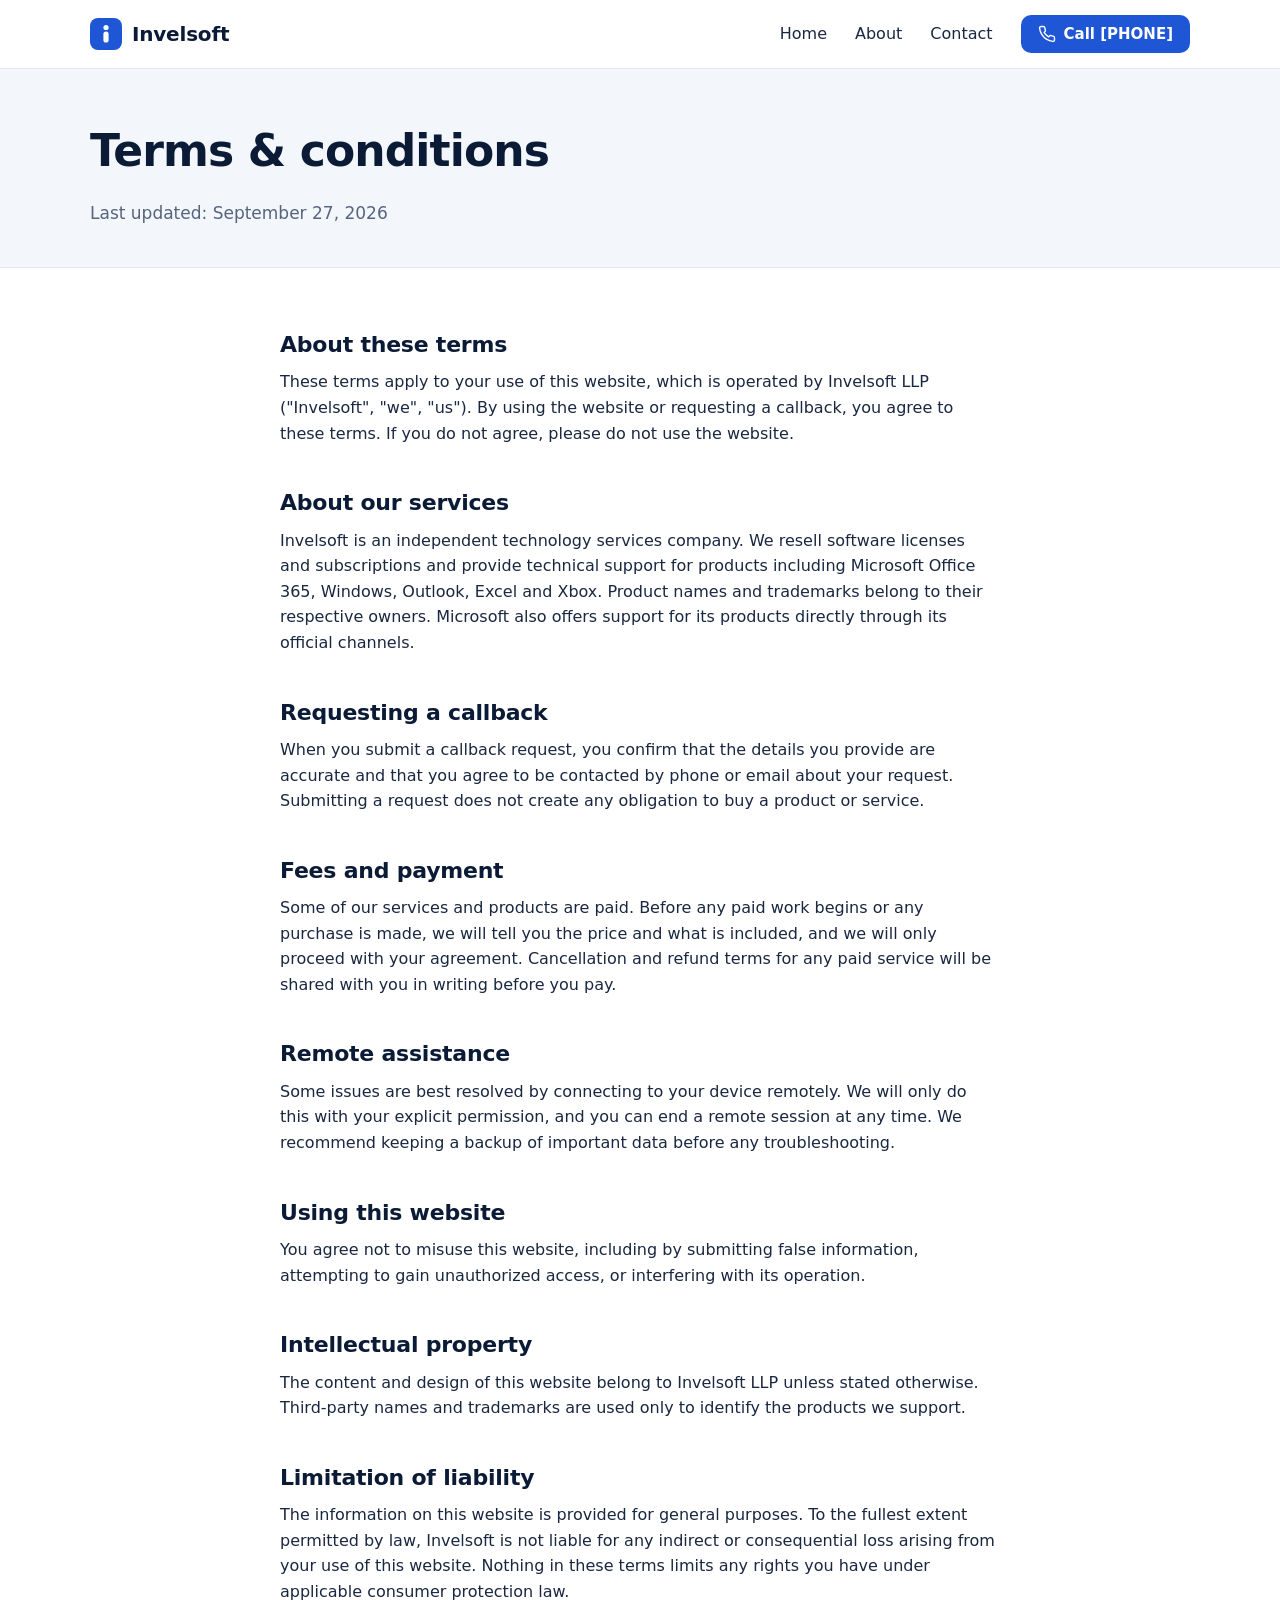
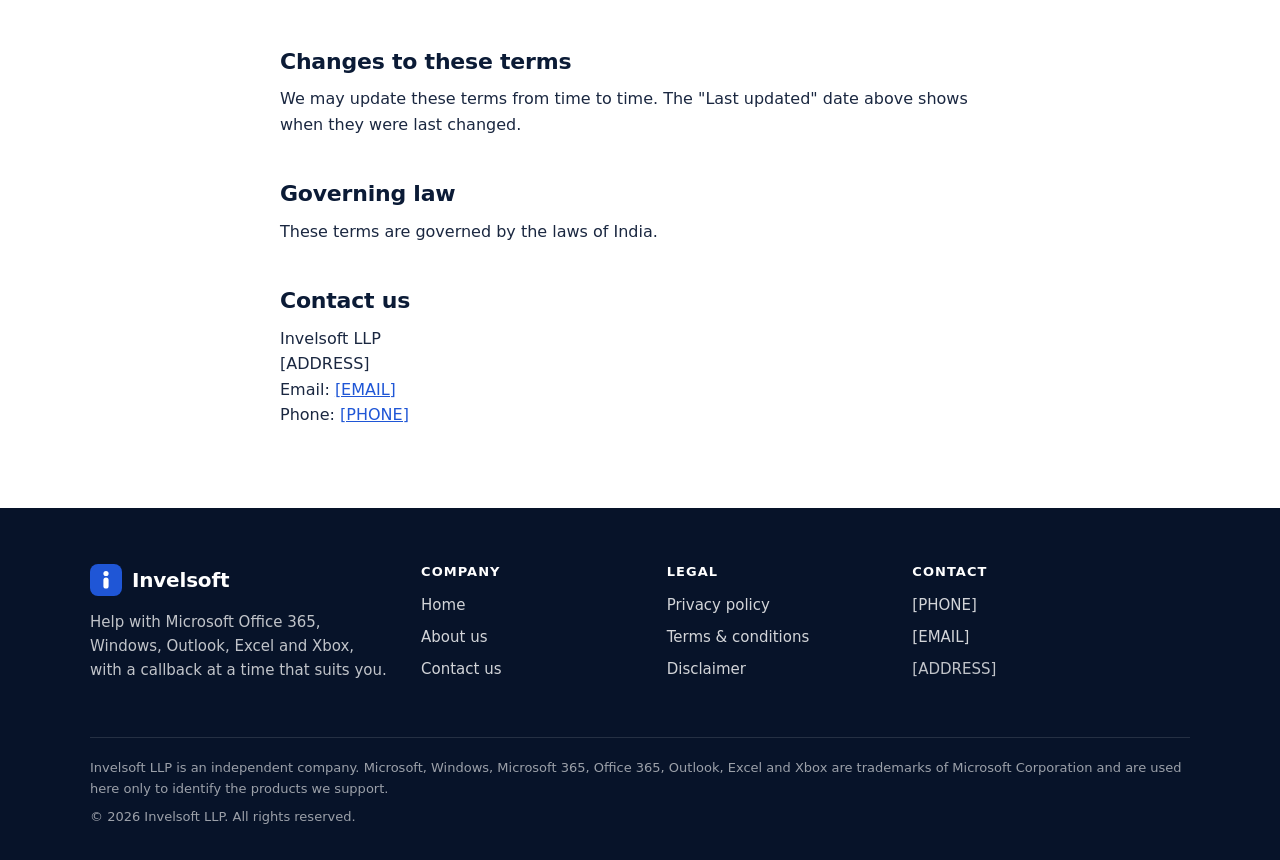
<file: terms.html>
<!DOCTYPE html>
<html lang="en">
<head>
  <meta charset="utf-8">
  <meta name="viewport" content="width=device-width, initial-scale=1, viewport-fit=cover">
  <title>Terms &amp; conditions – Invelsoft</title>
  <meta name="description" content="The terms that apply when you use the Invelsoft LLP website and request our services.">
  <link rel="icon" href="favicon.svg" type="image/svg+xml">
  <link rel="stylesheet" href="css/style.css">
  <script src="js/main.js" defer></script>
</head>
<body class="has-mobile-cta">
  <a class="skip-link" href="#main">Skip to content</a>

  <header class="site-header">
    <div class="container header-inner">
      <a class="brand" href="index.html" aria-label="Invelsoft home">
        <svg class="brand-mark" viewBox="0 0 32 32" aria-hidden="true"><rect width="32" height="32" rx="8" fill="#1f56d6"/><circle cx="16" cy="9.5" r="2.6" fill="#fff"/><rect x="13.4" y="13.5" width="5.2" height="11" rx="2.6" fill="#fff"/></svg>
        <span>Invelsoft</span>
      </a>
      <button class="nav-toggle" type="button" aria-expanded="false" aria-controls="site-nav" aria-label="Menu">
        <span></span><span></span><span></span>
      </button>
      <nav id="site-nav" class="site-nav" aria-label="Main">
        <a href="index.html">Home</a>
        <a href="about.html">About</a>
        <a href="contact.html">Contact</a>
        <a class="btn btn-primary btn-sm" href="tel:[PHONE_TEL]">
          <svg class="icon" viewBox="0 0 24 24" aria-hidden="true"><path d="M22 16.92v3a2 2 0 0 1-2.18 2 19.79 19.79 0 0 1-8.63-3.07 19.5 19.5 0 0 1-6-6 19.79 19.79 0 0 1-3.07-8.67A2 2 0 0 1 4.11 2h3a2 2 0 0 1 2 1.72c.13.96.36 1.9.7 2.81a2 2 0 0 1-.45 2.11L8.09 9.91a16 16 0 0 0 6 6l1.27-1.27a2 2 0 0 1 2.11-.45c.91.34 1.85.57 2.81.7A2 2 0 0 1 22 16.92z"/></svg>
          Call [PHONE]
        </a>
      </nav>
    </div>
  </header>

  <main id="main">
    <section class="page-hero">
      <div class="container">
        <h1>Terms &amp; conditions</h1>
        <p class="updated">Last updated: September 27, 2026</p>
      </div>
    </section>

    <section class="section">
      <div class="container prose">
        <h2>About these terms</h2>
        <p>These terms apply to your use of this website, which is operated by Invelsoft LLP ("Invelsoft", "we", "us"). By using the website or requesting a callback, you agree to these terms. If you do not agree, please do not use the website.</p>

        <h2>About our services</h2>
        <p>Invelsoft is an independent technology services company. We resell software licenses and subscriptions and provide technical support for products including Microsoft Office 365, Windows, Outlook, Excel and Xbox. Product names and trademarks belong to their respective owners. Microsoft also offers support for its products directly through its official channels.</p>

        <h2>Requesting a callback</h2>
        <p>When you submit a callback request, you confirm that the details you provide are accurate and that you agree to be contacted by phone or email about your request. Submitting a request does not create any obligation to buy a product or service.</p>

        <h2>Fees and payment</h2>
        <p>Some of our services and products are paid. Before any paid work begins or any purchase is made, we will tell you the price and what is included, and we will only proceed with your agreement. Cancellation and refund terms for any paid service will be shared with you in writing before you pay.</p>

        <h2>Remote assistance</h2>
        <p>Some issues are best resolved by connecting to your device remotely. We will only do this with your explicit permission, and you can end a remote session at any time. We recommend keeping a backup of important data before any troubleshooting.</p>

        <h2>Using this website</h2>
        <p>You agree not to misuse this website, including by submitting false information, attempting to gain unauthorized access, or interfering with its operation.</p>

        <h2>Intellectual property</h2>
        <p>The content and design of this website belong to Invelsoft LLP unless stated otherwise. Third-party names and trademarks are used only to identify the products we support.</p>

        <h2>Limitation of liability</h2>
        <p>The information on this website is provided for general purposes. To the fullest extent permitted by law, Invelsoft is not liable for any indirect or consequential loss arising from your use of this website. Nothing in these terms limits any rights you have under applicable consumer protection law.</p>

        <h2>Changes to these terms</h2>
        <p>We may update these terms from time to time. The "Last updated" date above shows when they were last changed.</p>

        <h2>Governing law</h2>
        <p>These terms are governed by the laws of India.</p>

        <h2>Contact us</h2>
        <p>Invelsoft LLP<br>[ADDRESS]<br>Email: <a href="mailto:[EMAIL]">[EMAIL]</a><br>Phone: <a href="tel:[PHONE_TEL]">[PHONE]</a></p>
      </div>
    </section>
  </main>

  <footer class="site-footer">
    <div class="container">
      <div class="footer-grid">
        <div class="footer-brand">
          <a class="brand" href="index.html">
            <svg class="brand-mark" viewBox="0 0 32 32" aria-hidden="true"><rect width="32" height="32" rx="8" fill="#1f56d6"/><circle cx="16" cy="9.5" r="2.6" fill="#fff"/><rect x="13.4" y="13.5" width="5.2" height="11" rx="2.6" fill="#fff"/></svg>
            <span>Invelsoft</span>
          </a>
          <p>Help with Microsoft Office 365, Windows, Outlook, Excel and Xbox, with a callback at a time that suits you.</p>
        </div>
        <div>
          <h2 class="footer-title">Company</h2>
          <ul>
            <li><a href="index.html">Home</a></li>
            <li><a href="about.html">About us</a></li>
            <li><a href="contact.html">Contact us</a></li>
          </ul>
        </div>
        <div>
          <h2 class="footer-title">Legal</h2>
          <ul>
            <li><a href="privacy-policy.html">Privacy policy</a></li>
            <li><a href="terms.html">Terms &amp; conditions</a></li>
            <li><a href="disclaimer.html">Disclaimer</a></li>
          </ul>
        </div>
        <div>
          <h2 class="footer-title">Contact</h2>
          <ul>
            <li><a href="tel:[PHONE_TEL]">[PHONE]</a></li>
            <li><a href="mailto:[EMAIL]">[EMAIL]</a></li>
            <li>[ADDRESS]</li>
          </ul>
        </div>
      </div>
      <div class="footer-bottom">
        <p>Invelsoft LLP is an independent company. Microsoft, Windows, Microsoft 365, Office 365, Outlook, Excel and Xbox are trademarks of Microsoft Corporation and are used here only to identify the products we support.</p>
        <p>&copy; <span data-year>2026</span> Invelsoft LLP. All rights reserved.</p>
      </div>
    </div>
  </footer>

  <div class="mobile-cta">
    <a class="btn btn-outline" href="tel:[PHONE_TEL]">
      <svg class="icon" viewBox="0 0 24 24" aria-hidden="true"><path d="M22 16.92v3a2 2 0 0 1-2.18 2 19.79 19.79 0 0 1-8.63-3.07 19.5 19.5 0 0 1-6-6 19.79 19.79 0 0 1-3.07-8.67A2 2 0 0 1 4.11 2h3a2 2 0 0 1 2 1.72c.13.96.36 1.9.7 2.81a2 2 0 0 1-.45 2.11L8.09 9.91a16 16 0 0 0 6 6l1.27-1.27a2 2 0 0 1 2.11-.45c.91.34 1.85.57 2.81.7A2 2 0 0 1 22 16.92z"/></svg>
      Call now
    </a>
    <a class="btn btn-primary" href="index.html#products">Get a callback</a>
  </div>
</body>
</html>
</file>
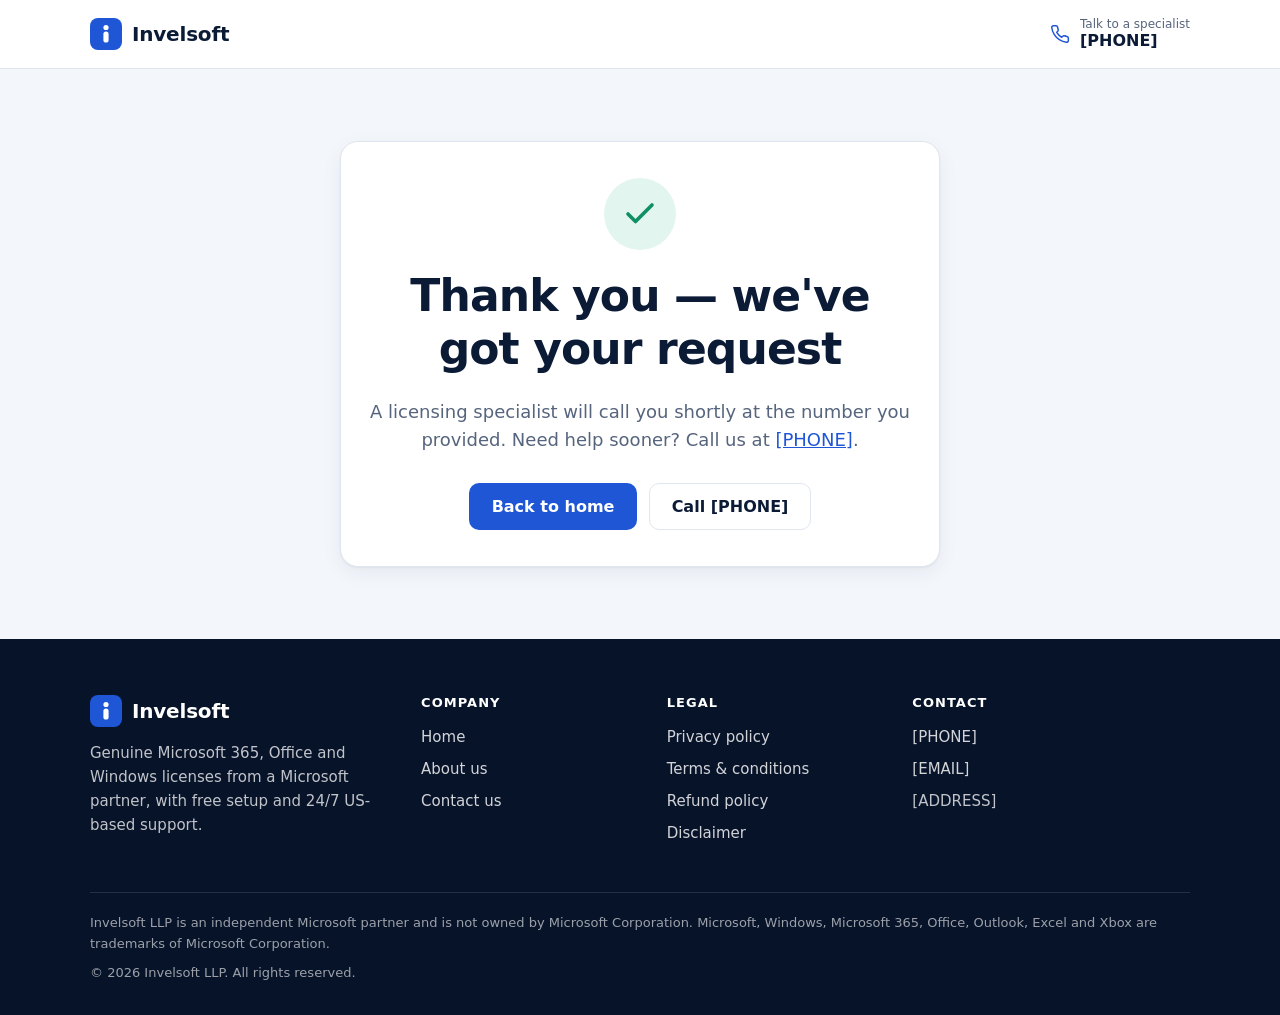
<file: thank-you.html>
<!DOCTYPE html>
<html lang="en">
<head>
  <meta charset="utf-8">
  <meta name="viewport" content="width=device-width, initial-scale=1, viewport-fit=cover">
  <title>Thank you – Invelsoft</title>
  <meta name="robots" content="noindex">
  <link rel="icon" href="favicon.svg" type="image/svg+xml">
  <link rel="stylesheet" href="css/style.css">
  <script src="js/main.js" defer></script>
</head>
<body>
  <a class="skip-link" href="#main">Skip to content</a>

  <header class="site-header">
    <div class="container header-inner">
      <a class="brand" href="index.html" aria-label="Invelsoft home">
        <svg class="brand-mark" viewBox="0 0 32 32" aria-hidden="true"><rect width="32" height="32" rx="8" fill="#1f56d6"/><circle cx="16" cy="9.5" r="2.6" fill="#fff"/><rect x="13.4" y="13.5" width="5.2" height="11" rx="2.6" fill="#fff"/></svg>
        <span>Invelsoft</span>
      </a>
      <div class="header-actions">
        <a class="header-phone" href="tel:[PHONE_TEL]">
          <svg class="icon" viewBox="0 0 24 24" aria-hidden="true"><path d="M22 16.92v3a2 2 0 0 1-2.18 2 19.79 19.79 0 0 1-8.63-3.07 19.5 19.5 0 0 1-6-6 19.79 19.79 0 0 1-3.07-8.67A2 2 0 0 1 4.11 2h3a2 2 0 0 1 2 1.72c.13.96.36 1.9.7 2.81a2 2 0 0 1-.45 2.11L8.09 9.91a16 16 0 0 0 6 6l1.27-1.27a2 2 0 0 1 2.11-.45c.91.34 1.85.57 2.81.7A2 2 0 0 1 22 16.92z"/></svg>
          <span><small>Talk to a specialist</small><strong>[PHONE]</strong></span>
        </a>
      </div>
    </div>
  </header>

  <main id="main" class="thanks">
    <div class="container">
      <div class="panel">
        <div class="thanks-icon"><svg class="icon" viewBox="0 0 24 24" aria-hidden="true"><path d="M20 6 9 17l-5-5"/></svg></div>
        <h1>Thank you — we've got your request</h1>
        <p class="lead">A licensing specialist will call you shortly at the number you provided. Need help sooner? Call us at <a href="tel:[PHONE_TEL]">[PHONE]</a>.</p>
        <div class="thanks-actions">
          <a class="btn btn-primary" href="index.html">Back to home</a>
          <a class="btn btn-outline" href="tel:[PHONE_TEL]">Call [PHONE]</a>
        </div>
      </div>
    </div>
  </main>

  <footer class="site-footer">
    <div class="container">
      <div class="footer-grid">
        <div class="footer-brand">
          <a class="brand" href="index.html">
            <svg class="brand-mark" viewBox="0 0 32 32" aria-hidden="true"><rect width="32" height="32" rx="8" fill="#1f56d6"/><circle cx="16" cy="9.5" r="2.6" fill="#fff"/><rect x="13.4" y="13.5" width="5.2" height="11" rx="2.6" fill="#fff"/></svg>
            <span>Invelsoft</span>
          </a>
          <p>Genuine Microsoft 365, Office and Windows licenses from a Microsoft partner, with free setup and 24/7 US-based support.</p>
        </div>
        <div>
          <h2 class="footer-title">Company</h2>
          <ul>
            <li><a href="index.html">Home</a></li>
            <li><a href="about.html">About us</a></li>
            <li><a href="contact.html">Contact us</a></li>
          </ul>
        </div>
        <div>
          <h2 class="footer-title">Legal</h2>
          <ul>
            <li><a href="privacy-policy.html">Privacy policy</a></li>
            <li><a href="terms.html">Terms &amp; conditions</a></li>
            <li><a href="refund-policy.html">Refund policy</a></li>
            <li><a href="disclaimer.html">Disclaimer</a></li>
          </ul>
        </div>
        <div>
          <h2 class="footer-title">Contact</h2>
          <ul>
            <li><a href="tel:[PHONE_TEL]">[PHONE]</a></li>
            <li><a href="mailto:[EMAIL]">[EMAIL]</a></li>
            <li>[ADDRESS]</li>
          </ul>
        </div>
      </div>
      <div class="footer-bottom">
        <p>Invelsoft LLP is an independent Microsoft partner and is not owned by Microsoft Corporation. Microsoft, Windows, Microsoft 365, Office, Outlook, Excel and Xbox are trademarks of Microsoft Corporation.</p>
        <p>&copy; <span data-year>2026</span> Invelsoft LLP. All rights reserved.</p>
      </div>
    </div>
  </footer>
</body>
</html>
</file>
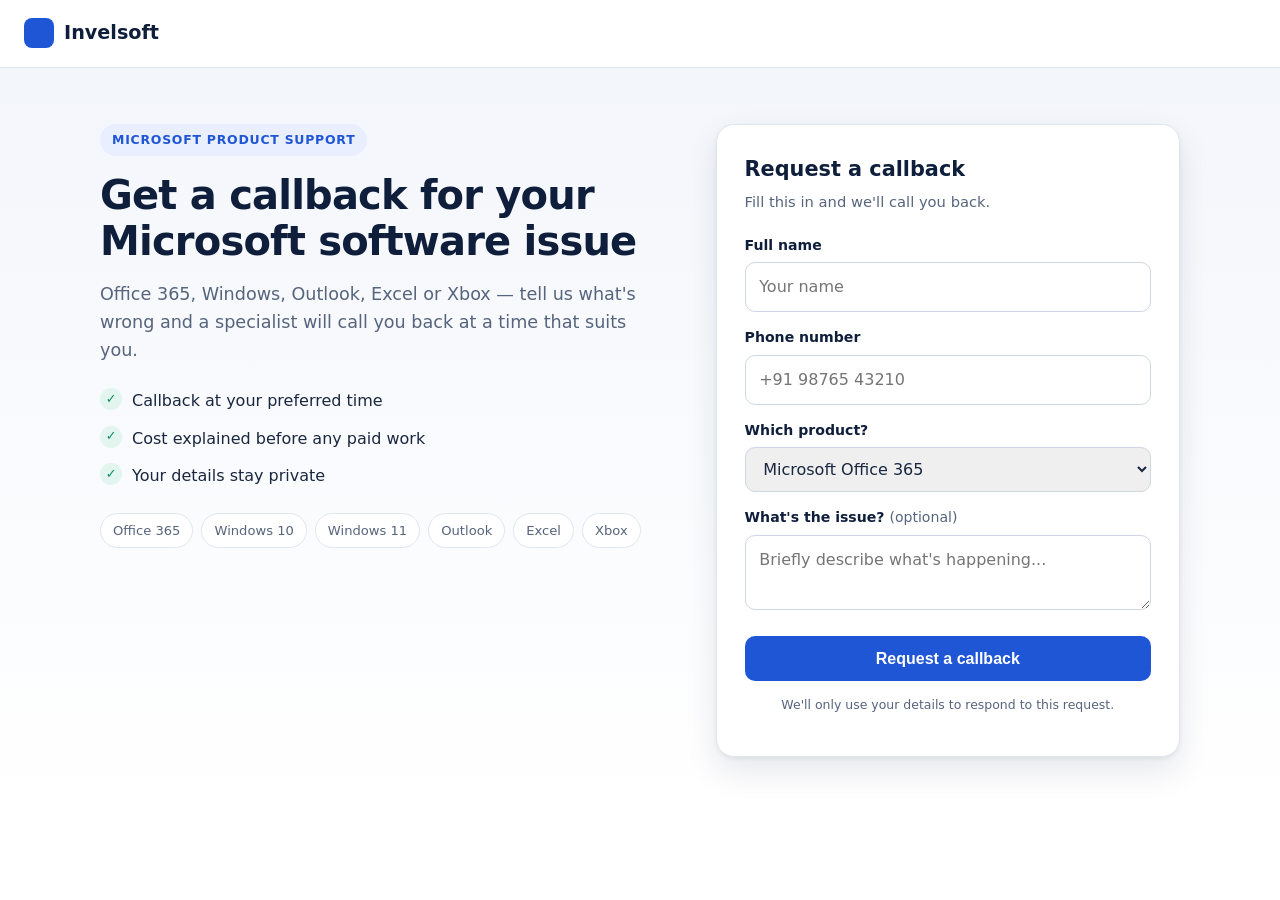
<file: mockups/sample-a.html>
<!DOCTYPE html>
<html lang="en">
<head>
<meta charset="utf-8">
<meta name="viewport" content="width=device-width, initial-scale=1">
<title>Sample A – Split hero</title>
<style>
  :root{--navy:#0e1e3b;--ink:#1a2740;--muted:#56647d;--line:#e0e6ef;--primary:#1f56d6;--primary-hover:#1846b3;--primary-soft:#e9efff;--bg-soft:#f3f6fb;}
  *{box-sizing:border-box}
  html{color-scheme:light}
  body{margin:0;font-family:system-ui,-apple-system,"Segoe UI",Roboto,Arial,sans-serif;color:var(--ink);line-height:1.6;background:#fff}
  header{padding:18px 24px;display:flex;align-items:center;gap:10px;border-bottom:1px solid var(--line)}
  .brand-mark{width:30px;height:30px;border-radius:8px;background:var(--primary)}
  .brand{font-weight:700;font-size:1.2rem;color:var(--navy)}
  .hero{background:linear-gradient(180deg,var(--bg-soft),#fff);padding:56px 24px}
  .wrap{max-width:1080px;margin:0 auto;display:grid;grid-template-columns:1.1fr .9fr;gap:48px;align-items:start}
  .eyebrow{display:inline-block;margin-bottom:16px;padding:6px 12px;border-radius:999px;background:var(--primary-soft);color:var(--primary);font-size:.78rem;font-weight:700;letter-spacing:.06em;text-transform:uppercase}
  h1{font-size:2.5rem;line-height:1.15;color:var(--navy);margin:0 0 16px;letter-spacing:-.02em}
  .lead{color:var(--muted);font-size:1.1rem;margin:0 0 24px}
  .points{list-style:none;padding:0;margin:0 0 8px;display:grid;gap:12px}
  .points li{display:flex;gap:10px;align-items:flex-start;color:var(--ink)}
  .points li::before{content:"✓";flex:none;width:22px;height:22px;border-radius:50%;background:#e2f5ee;color:#0e8f64;font-weight:700;display:grid;place-items:center;font-size:.8rem}
  .products{display:flex;flex-wrap:wrap;gap:8px;margin-top:24px}
  .products span{font-size:.82rem;padding:6px 12px;border:1px solid var(--line);border-radius:999px;color:var(--muted);background:#fff}
  .card{background:#fff;border:1px solid var(--line);border-radius:18px;box-shadow:0 2px 4px rgba(14,30,59,.06),0 14px 32px rgba(14,30,59,.1);padding:28px;position:sticky;top:24px}
  .card h2{margin:0 0 4px;font-size:1.3rem;color:var(--navy)}
  .card p.sub{margin:0 0 20px;color:var(--muted);font-size:.92rem}
  .field{margin-bottom:14px}
  .field label{display:block;font-size:.88rem;font-weight:600;color:var(--navy);margin-bottom:6px}
  .field input,.field select,.field textarea{width:100%;padding:.7rem .85rem;border:1.5px solid #cdd6e4;border-radius:10px;font:inherit;color:var(--ink)}
  .field textarea{min-height:72px;resize:vertical}
  button{width:100%;padding:.85rem;background:var(--primary);color:#fff;border:none;border-radius:10px;font-weight:700;font-size:1rem;cursor:pointer;margin-top:4px}
  button:hover{background:var(--primary-hover)}
  .note{margin-top:14px;font-size:.78rem;color:var(--muted);text-align:center}
  @media(max-width:860px){.wrap{grid-template-columns:1fr}.card{position:static}}
</style>
</head>
<body>
  <header>
    <div class="brand-mark"></div>
    <span class="brand">Invelsoft</span>
  </header>
  <section class="hero">
    <div class="wrap">
      <div>
        <span class="eyebrow">Microsoft product support</span>
        <h1>Get a callback for your Microsoft software issue</h1>
        <p class="lead">Office 365, Windows, Outlook, Excel or Xbox — tell us what's wrong and a specialist will call you back at a time that suits you.</p>
        <ul class="points">
          <li>Callback at your preferred time</li>
          <li>Cost explained before any paid work</li>
          <li>Your details stay private</li>
        </ul>
        <div class="products">
          <span>Office 365</span><span>Windows 10</span><span>Windows 11</span><span>Outlook</span><span>Excel</span><span>Xbox</span>
        </div>
      </div>
      <form class="card">
        <h2>Request a callback</h2>
        <p class="sub">Fill this in and we'll call you back.</p>
        <div class="field"><label>Full name</label><input type="text" placeholder="Your name"></div>
        <div class="field"><label>Phone number</label><input type="tel" placeholder="+91 98765 43210"></div>
        <div class="field"><label>Which product?</label>
          <select><option>Microsoft Office 365</option><option>Windows 10</option><option>Windows 11</option><option>Outlook</option><option>Excel</option><option>Xbox</option></select>
        </div>
        <div class="field"><label>What's the issue? <span style="font-weight:400;color:var(--muted)">(optional)</span></label><textarea placeholder="Briefly describe what's happening..."></textarea></div>
        <button type="button">Request a callback</button>
        <p class="note">We'll only use your details to respond to this request.</p>
      </form>
    </div>
  </section>
</body>
</html>
</file>
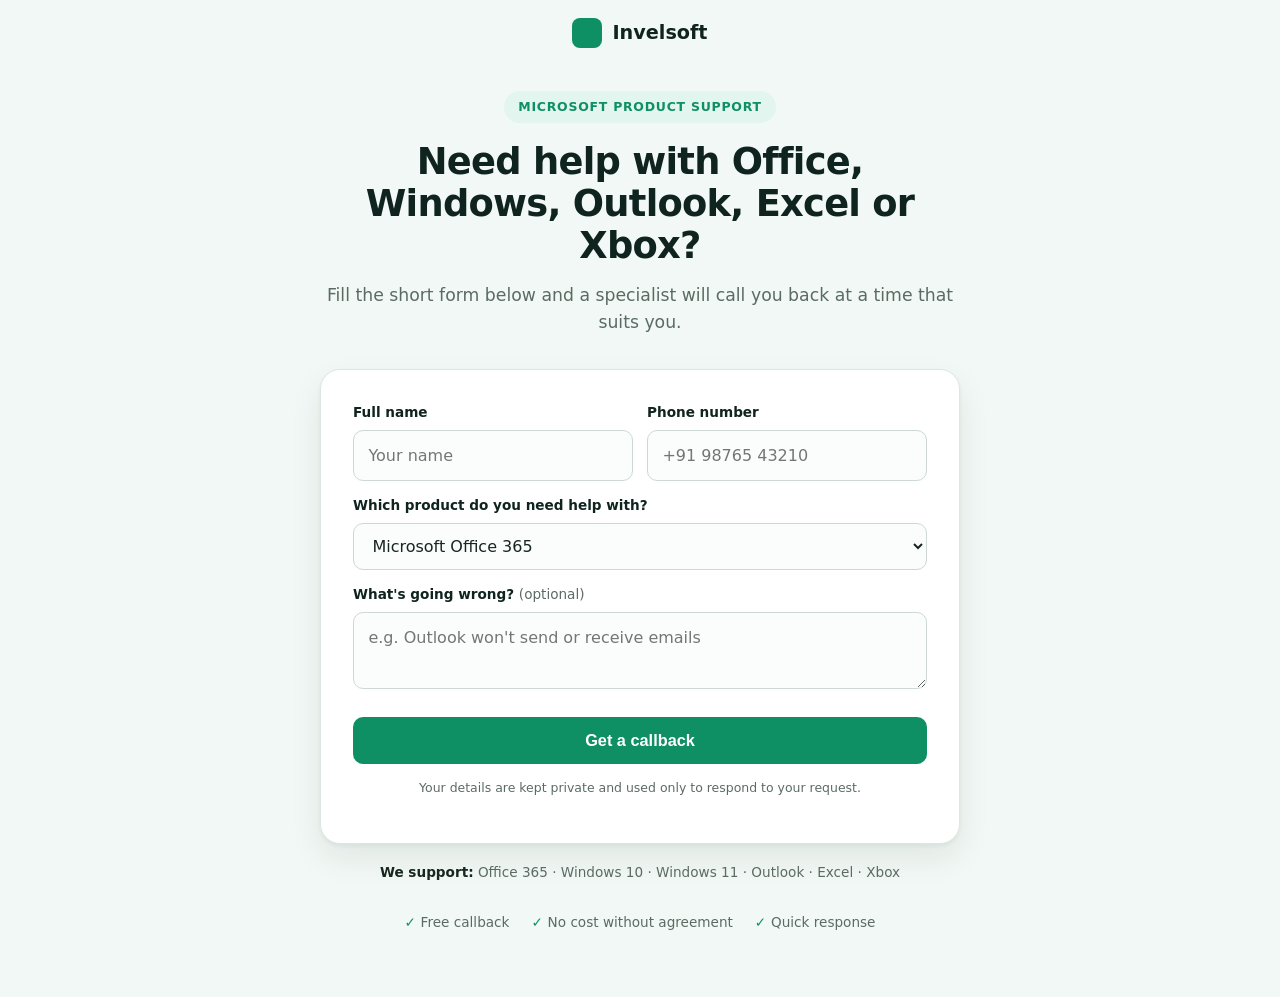
<file: mockups/sample-b.html>
<!DOCTYPE html>
<html lang="en">
<head>
<meta charset="utf-8">
<meta name="viewport" content="width=device-width, initial-scale=1">
<title>Sample B – Centered minimal</title>
<style>
  :root{--navy:#10241f;--ink:#182620;--muted:#5b6b64;--line:#dde7e2;--primary:#0e8f64;--primary-hover:#0b7552;--primary-soft:#e2f5ee;--bg-soft:#f2f8f5;}
  *{box-sizing:border-box}
  html{color-scheme:light}
  body{margin:0;font-family:system-ui,-apple-system,"Segoe UI",Roboto,Arial,sans-serif;color:var(--ink);line-height:1.6;background:var(--bg-soft)}
  header{padding:18px 24px;display:flex;align-items:center;justify-content:center;gap:10px}
  .brand-mark{width:30px;height:30px;border-radius:8px;background:var(--primary)}
  .brand{font-weight:700;font-size:1.2rem;color:var(--navy)}
  .hero{padding:24px 24px 64px;text-align:center}
  .wrap{max-width:640px;margin:0 auto}
  .eyebrow{display:inline-block;margin-bottom:18px;padding:6px 14px;border-radius:999px;background:var(--primary-soft);color:var(--primary);font-size:.78rem;font-weight:700;letter-spacing:.06em;text-transform:uppercase}
  h1{font-size:2.3rem;line-height:1.15;color:var(--navy);margin:0 0 14px;letter-spacing:-.02em}
  .lead{color:var(--muted);font-size:1.08rem;margin:0 0 32px}
  .card{background:#fff;border:1px solid var(--line);border-radius:20px;box-shadow:0 2px 4px rgba(16,36,31,.05),0 14px 32px rgba(16,36,31,.08);padding:32px;text-align:left}
  .row{display:grid;grid-template-columns:1fr 1fr;gap:14px}
  .field{margin-bottom:14px}
  .field label{display:block;font-size:.85rem;font-weight:600;color:var(--navy);margin-bottom:6px}
  .field input,.field select,.field textarea{width:100%;padding:.75rem .9rem;border:1.5px solid #cdd9d2;border-radius:10px;font:inherit;color:var(--ink);background:#fbfdfc}
  .field textarea{min-height:64px;resize:vertical}
  button{width:100%;padding:.9rem;background:var(--primary);color:#fff;border:none;border-radius:10px;font-weight:700;font-size:1.02rem;cursor:pointer;margin-top:6px}
  button:hover{background:var(--primary-hover)}
  .note{margin-top:14px;font-size:.78rem;color:var(--muted);text-align:center}
  .trust{display:flex;justify-content:center;gap:22px;flex-wrap:wrap;margin-top:28px;font-size:.85rem;color:var(--muted)}
  .trust span::before{content:"✓ ";color:var(--primary);font-weight:700}
  .products-line{margin:18px 0 0;font-size:.85rem;color:var(--muted)}
  .products-line strong{color:var(--ink)}
  @media(max-width:520px){.row{grid-template-columns:1fr}}
</style>
</head>
<body>
  <header>
    <div class="brand-mark"></div>
    <span class="brand">Invelsoft</span>
  </header>
  <section class="hero">
    <div class="wrap">
      <span class="eyebrow">Microsoft product support</span>
      <h1>Need help with Office, Windows, Outlook, Excel or Xbox?</h1>
      <p class="lead">Fill the short form below and a specialist will call you back at a time that suits you.</p>

      <form class="card">
        <div class="row">
          <div class="field"><label>Full name</label><input type="text" placeholder="Your name"></div>
          <div class="field"><label>Phone number</label><input type="tel" placeholder="+91 98765 43210"></div>
        </div>
        <div class="field"><label>Which product do you need help with?</label>
          <select><option>Microsoft Office 365</option><option>Windows 10</option><option>Windows 11</option><option>Outlook</option><option>Excel</option><option>Xbox</option></select>
        </div>
        <div class="field"><label>What's going wrong? <span style="font-weight:400;color:var(--muted)">(optional)</span></label><textarea placeholder="e.g. Outlook won't send or receive emails"></textarea></div>
        <button type="button">Get a callback</button>
        <p class="note">Your details are kept private and used only to respond to your request.</p>
      </form>

      <p class="products-line"><strong>We support:</strong> Office 365 · Windows 10 · Windows 11 · Outlook · Excel · Xbox</p>
      <div class="trust">
        <span>Free callback</span>
        <span>No cost without agreement</span>
        <span>Quick response</span>
      </div>
    </div>
  </section>
</body>
</html>
</file>
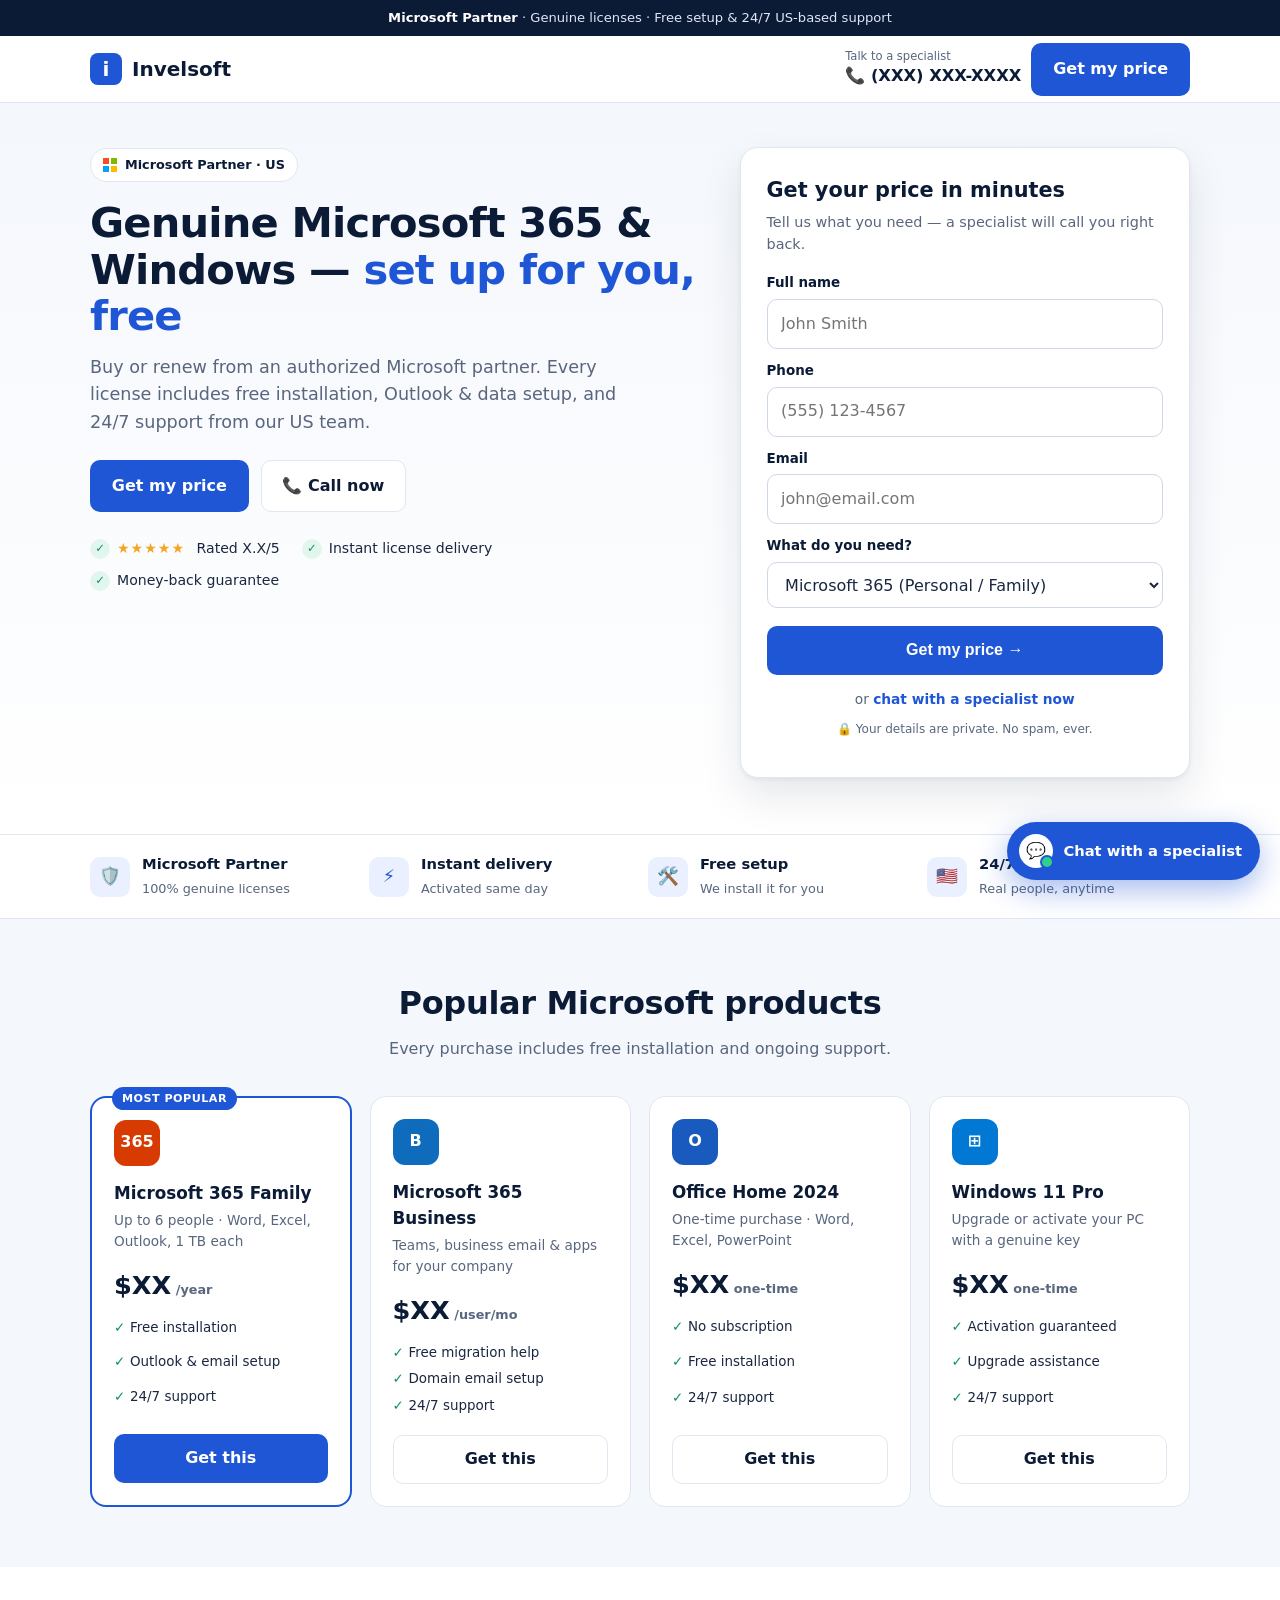
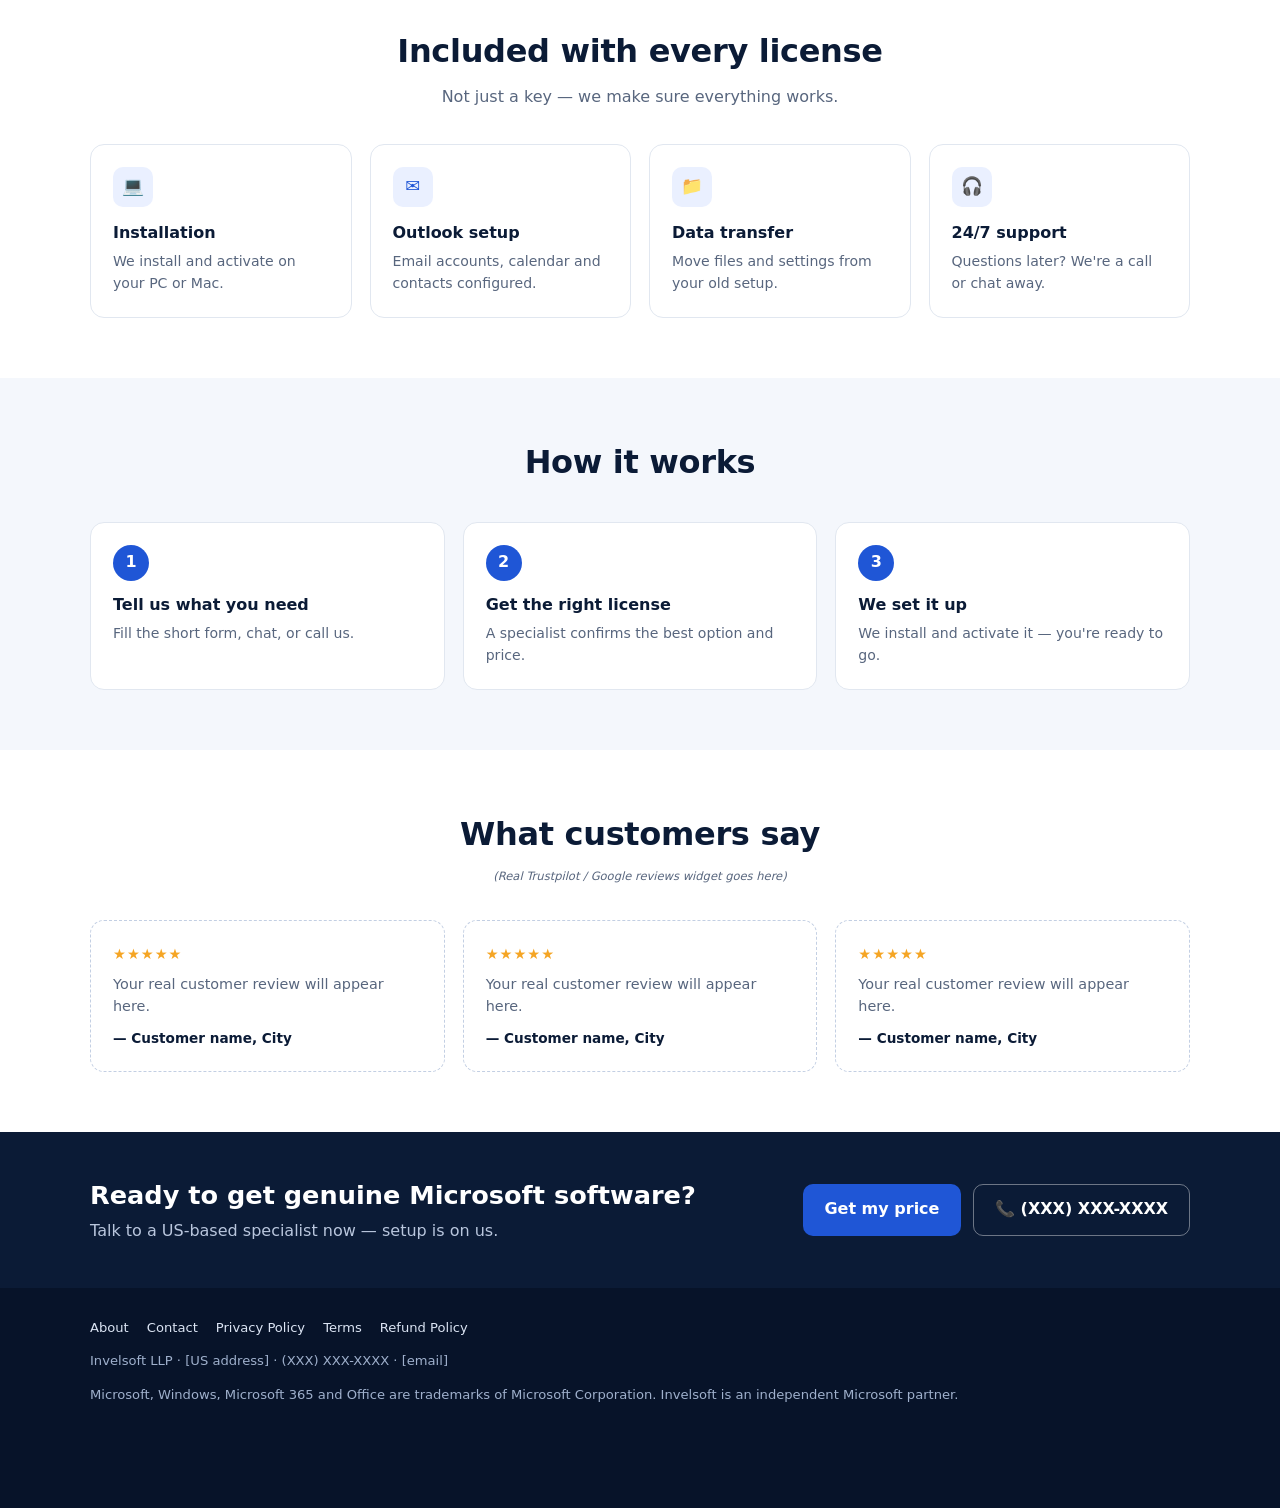
<file: mockups/sample-c.html>
<!DOCTYPE html>
<html lang="en">
<head>
<meta charset="utf-8">
<meta name="viewport" content="width=device-width, initial-scale=1">
<title>Sample C – License + Support</title>
<style>
  :root{--navy:#0b1b36;--ink:#1a2740;--muted:#58667e;--line:#e1e7f0;--primary:#1f56d6;--primary-hover:#1846b3;--primary-soft:#eaf0ff;--green:#0e8f64;--green-soft:#e3f6ee;--amber:#f5a524;--bg-soft:#f4f7fc}
  html{color-scheme:light}
  *{box-sizing:border-box}
  body{margin:0;font-family:"Segoe UI",system-ui,-apple-system,Roboto,Arial,sans-serif;color:var(--ink);line-height:1.55;background:#fff}
  a{color:inherit;text-decoration:none}
  .wrap{max-width:1140px;margin:0 auto;padding:0 20px}
  .topbar{background:var(--navy);color:#dfe7f5;font-size:.82rem;text-align:center;padding:8px 12px}
  .topbar b{color:#fff}
  header{border-bottom:1px solid var(--line);background:#fff}
  .head{display:flex;align-items:center;justify-content:space-between;height:66px}
  .brand{display:flex;align-items:center;gap:10px;font-weight:800;font-size:1.25rem;color:var(--navy)}
  .mark{width:32px;height:32px;border-radius:8px;background:var(--primary);display:grid;place-items:center;color:#fff;font-weight:800}
  .call{display:flex;align-items:center;gap:10px}
  .call small{display:block;font-size:.72rem;color:var(--muted);line-height:1.1}
  .call strong{font-size:1.02rem;color:var(--navy)}
  .btn{display:inline-flex;align-items:center;justify-content:center;gap:8px;padding:.8rem 1.3rem;border-radius:10px;font-weight:700;font-size:1rem;border:1.5px solid transparent;cursor:pointer}
  .btn-primary{background:var(--primary);color:#fff}
  .btn-outline{background:#fff;border-color:var(--line);color:var(--navy)}
  .btn-green{background:var(--green);color:#fff}
  .hero{background:linear-gradient(180deg,var(--bg-soft),#fff);padding:44px 0 56px}
  .hero-grid{display:grid;grid-template-columns:1.15fr .85fr;gap:40px;align-items:start}
  .badge{display:inline-flex;align-items:center;gap:8px;padding:6px 12px;border-radius:999px;background:#fff;border:1px solid var(--line);font-size:.8rem;font-weight:700;color:var(--navy)}
  .badge i{width:14px;height:14px;display:grid;grid-template-columns:1fr 1fr;gap:2px}
  .badge i span:nth-child(1){background:#f25022}.badge i span:nth-child(2){background:#7fba00}.badge i span:nth-child(3){background:#00a4ef}.badge i span:nth-child(4){background:#ffb900}
  h1{font-size:2.6rem;line-height:1.12;letter-spacing:-.02em;color:var(--navy);margin:18px 0 14px}
  h1 em{font-style:normal;color:var(--primary)}
  .lead{font-size:1.1rem;color:var(--muted);margin:0 0 24px;max-width:560px}
  .cta-row{display:flex;gap:12px;flex-wrap:wrap;margin-bottom:26px}
  .mini-trust{display:flex;flex-wrap:wrap;gap:10px 22px;font-size:.88rem;color:var(--ink)}
  .mini-trust span{display:flex;align-items:center;gap:7px}
  .mini-trust span::before{content:"✓";width:20px;height:20px;border-radius:50%;background:var(--green-soft);color:var(--green);font-weight:800;font-size:.72rem;display:grid;place-items:center}
  .stars{color:var(--amber);letter-spacing:1px}
  .card{background:#fff;border:1px solid var(--line);border-radius:18px;box-shadow:0 2px 4px rgba(11,27,54,.05),0 18px 40px rgba(11,27,54,.1);padding:26px}
  .card h2{margin:0 0 4px;font-size:1.3rem;color:var(--navy)}
  .card .sub{margin:0 0 18px;color:var(--muted);font-size:.9rem}
  .field{margin-bottom:12px}
  .field label{display:block;font-size:.84rem;font-weight:600;color:var(--navy);margin-bottom:5px}
  .field input,.field select{width:100%;padding:.72rem .85rem;border:1.5px solid #cfd8e6;border-radius:10px;font:inherit;color:var(--ink);background:#fff}
  .card .btn{width:100%;margin-top:6px;padding:.9rem}
  .or{margin:14px 0 0;text-align:center;font-size:.86rem;color:var(--muted)}
  .or a{color:var(--primary);font-weight:700}
  .secure{margin-top:10px;text-align:center;font-size:.75rem;color:var(--muted)}
  .strip{border-top:1px solid var(--line);border-bottom:1px solid var(--line);background:#fff}
  .strip-grid{display:grid;grid-template-columns:repeat(4,1fr);gap:16px;padding-top:18px;padding-bottom:18px}
  .strip-item{display:flex;gap:12px;align-items:center}
  .strip-icon{width:40px;height:40px;border-radius:10px;background:var(--primary-soft);color:var(--primary);display:grid;place-items:center;font-size:1.1rem;flex:none}
  .strip-item b{display:block;color:var(--navy);font-size:.92rem}
  .strip-item small{color:var(--muted);font-size:.8rem}
  section.block{padding:60px 0}
  .alt{background:var(--bg-soft)}
  .sec-head{text-align:center;max-width:640px;margin:0 auto 34px}
  .sec-head h2{font-size:2rem;color:var(--navy);margin:0 0 8px;letter-spacing:-.01em}
  .sec-head p{color:var(--muted);margin:0}
  .products{display:grid;grid-template-columns:repeat(4,1fr);gap:18px}
  .product{background:#fff;border:1px solid var(--line);border-radius:16px;padding:22px;display:flex;flex-direction:column;position:relative}
  .product.hot{border:2px solid var(--primary)}
  .tag{position:absolute;top:-11px;left:20px;background:var(--primary);color:#fff;font-size:.7rem;font-weight:800;padding:3px 10px;border-radius:999px;letter-spacing:.04em}
  .p-icon{width:46px;height:46px;border-radius:12px;display:grid;place-items:center;color:#fff;font-weight:800;margin-bottom:14px}
  .product h3{margin:0 0 4px;font-size:1.05rem;color:var(--navy)}
  .product .desc{font-size:.85rem;color:var(--muted);margin:0 0 14px;min-height:40px}
  .price{font-size:1.6rem;font-weight:800;color:var(--navy)}
  .price small{font-size:.8rem;font-weight:600;color:var(--muted)}
  .incl{list-style:none;padding:0;margin:12px 0 18px;font-size:.84rem;display:grid;gap:6px;flex:1}
  .incl li::before{content:"✓ ";color:var(--green);font-weight:800}
  .product .btn{width:100%;padding:.7rem}
  .incl-grid{display:grid;grid-template-columns:repeat(4,1fr);gap:18px}
  .incl-card{background:#fff;border:1px solid var(--line);border-radius:14px;padding:22px}
  .incl-card .strip-icon{margin-bottom:14px}
  .incl-card h3{margin:0 0 6px;font-size:1rem;color:var(--navy)}
  .incl-card p{margin:0;font-size:.88rem;color:var(--muted)}
  .steps{display:grid;grid-template-columns:repeat(3,1fr);gap:18px;counter-reset:s}
  .step{background:#fff;border:1px solid var(--line);border-radius:14px;padding:22px}
  .step::before{counter-increment:s;content:counter(s);width:36px;height:36px;border-radius:50%;background:var(--primary);color:#fff;font-weight:800;display:grid;place-items:center;margin-bottom:12px}
  .step h3{margin:0 0 6px;font-size:1rem;color:var(--navy)}
  .step p{margin:0;font-size:.88rem;color:var(--muted)}
  .reviews{display:grid;grid-template-columns:repeat(3,1fr);gap:18px}
  .review{background:#fff;border:1px dashed #c3cfe3;border-radius:14px;padding:22px;color:var(--muted);font-size:.9rem}
  .review .stars{display:block;margin-bottom:8px}
  .review b{display:block;margin-top:10px;color:var(--navy);font-size:.85rem}
  .cta-band{background:var(--navy);color:#fff;padding:44px 0}
  .cta-band .wrap{display:flex;align-items:center;justify-content:space-between;gap:20px;flex-wrap:wrap}
  .cta-band h2{margin:0 0 4px;font-size:1.6rem}
  .cta-band p{margin:0;color:#b9c6dd}
  .cta-band .btn-outline{background:transparent;color:#fff;border-color:rgba(255,255,255,.4)}
  footer{background:#071329;color:#9fb0cc;font-size:.82rem;padding:30px 0 90px}
  footer .links{display:flex;gap:18px;flex-wrap:wrap;margin-bottom:12px}
  footer .links a{color:#dbe4f3}
  .chat-bubble{position:fixed;right:20px;bottom:20px;display:flex;align-items:center;gap:10px;background:var(--primary);color:#fff;padding:12px 18px 12px 12px;border-radius:999px;box-shadow:0 10px 30px rgba(31,86,214,.4);font-weight:700;font-size:.92rem}
  .chat-bubble .dot{width:34px;height:34px;border-radius:50%;background:#fff;color:var(--primary);display:grid;place-items:center;font-size:1rem;position:relative}
  .chat-bubble .dot::after{content:"";position:absolute;right:-1px;bottom:-1px;width:10px;height:10px;border-radius:50%;background:#2fd18b;border:2px solid var(--primary)}
  .mobile-bar{display:none}
  .note-ph{font-size:.72rem;color:#9aa6ba;font-style:italic}
  @media (max-width:900px){
    .hero-grid{grid-template-columns:1fr}
    h1{font-size:2rem}
    .strip-grid,.products,.incl-grid{grid-template-columns:1fr 1fr}
    .steps,.reviews{grid-template-columns:1fr}
    .call small{display:none}
  }
  @media (max-width:520px){
    .head .btn{display:none}
    .strip-grid{grid-template-columns:1fr 1fr;gap:12px}
    .products{grid-template-columns:1fr}
    .incl-grid{grid-template-columns:1fr 1fr}
    .sec-head h2{font-size:1.55rem}
    .chat-bubble{display:none}
    .mobile-bar{position:fixed;left:0;right:0;bottom:0;display:grid;grid-template-columns:1fr 1fr;gap:10px;padding:10px 12px;background:#fff;border-top:1px solid var(--line);box-shadow:0 -6px 20px rgba(11,27,54,.08)}
    .mobile-bar .btn{padding:.75rem .5rem;font-size:.95rem}
  }
</style>
</head>
<body>
  <div class="topbar"><b>Microsoft Partner</b> · Genuine licenses · Free setup &amp; 24/7 US-based support</div>
  <header>
    <div class="wrap head">
      <a class="brand" href="#"><span class="mark">i</span>Invelsoft</a>
      <div class="call">
        <div><small>Talk to a specialist</small><strong>📞 (XXX) XXX-XXXX</strong></div>
        <a class="btn btn-primary" href="#quote">Get my price</a>
      </div>
    </div>
  </header>

  <section class="hero">
    <div class="wrap hero-grid">
      <div>
        <span class="badge"><i><span></span><span></span><span></span><span></span></i>Microsoft Partner · US</span>
        <h1>Genuine Microsoft 365 &amp; Windows — <em>set up for you, free</em></h1>
        <p class="lead">Buy or renew from an authorized Microsoft partner. Every license includes free installation, Outlook &amp; data setup, and 24/7 support from our US team.</p>
        <div class="cta-row">
          <a class="btn btn-primary" href="#quote">Get my price</a>
          <a class="btn btn-outline" href="#">📞 Call now</a>
        </div>
        <div class="mini-trust">
          <span><b class="stars">★★★★★</b>&nbsp;Rated X.X/5</span>
          <span>Instant license delivery</span>
          <span>Money-back guarantee</span>
        </div>
      </div>

      <form class="card" id="quote">
        <h2>Get your price in minutes</h2>
        <p class="sub">Tell us what you need — a specialist will call you right back.</p>
        <div class="field"><label>Full name</label><input placeholder="John Smith"></div>
        <div class="field"><label>Phone</label><input placeholder="(555) 123-4567"></div>
        <div class="field"><label>Email</label><input placeholder="john@email.com"></div>
        <div class="field"><label>What do you need?</label>
          <select>
            <option>Microsoft 365 (Personal / Family)</option>
            <option>Microsoft 365 for Business</option>
            <option>Office Home 2024 (one-time)</option>
            <option>Windows 11 Home / Pro</option>
            <option>Renew my subscription</option>
            <option>Setup help with a license I own</option>
          </select>
        </div>
        <button class="btn btn-primary" type="button">Get my price →</button>
        <p class="or">or <a href="#">chat with a specialist now</a></p>
        <p class="secure">🔒 Your details are private. No spam, ever.</p>
      </form>
    </div>
  </section>

  <div class="strip">
    <div class="wrap strip-grid">
      <div class="strip-item"><span class="strip-icon">🛡️</span><div><b>Microsoft Partner</b><small>100% genuine licenses</small></div></div>
      <div class="strip-item"><span class="strip-icon">⚡</span><div><b>Instant delivery</b><small>Activated same day</small></div></div>
      <div class="strip-item"><span class="strip-icon">🛠️</span><div><b>Free setup</b><small>We install it for you</small></div></div>
      <div class="strip-item"><span class="strip-icon">🇺🇸</span><div><b>24/7 US support</b><small>Real people, anytime</small></div></div>
    </div>
  </div>

  <section class="block alt">
    <div class="wrap">
      <div class="sec-head">
        <h2>Popular Microsoft products</h2>
        <p>Every purchase includes free installation and ongoing support.</p>
      </div>
      <div class="products">
        <div class="product hot"><span class="tag">MOST POPULAR</span>
          <span class="p-icon" style="background:#d83b01">365</span>
          <h3>Microsoft 365 Family</h3><p class="desc">Up to 6 people · Word, Excel, Outlook, 1 TB each</p>
          <div class="price">$XX<small> /year</small></div>
          <ul class="incl"><li>Free installation</li><li>Outlook &amp; email setup</li><li>24/7 support</li></ul>
          <a class="btn btn-primary" href="#quote">Get this</a></div>
        <div class="product">
          <span class="p-icon" style="background:#0f6cbd">B</span>
          <h3>Microsoft 365 Business</h3><p class="desc">Teams, business email &amp; apps for your company</p>
          <div class="price">$XX<small> /user/mo</small></div>
          <ul class="incl"><li>Free migration help</li><li>Domain email setup</li><li>24/7 support</li></ul>
          <a class="btn btn-outline" href="#quote">Get this</a></div>
        <div class="product">
          <span class="p-icon" style="background:#185abd">O</span>
          <h3>Office Home 2024</h3><p class="desc">One-time purchase · Word, Excel, PowerPoint</p>
          <div class="price">$XX<small> one-time</small></div>
          <ul class="incl"><li>No subscription</li><li>Free installation</li><li>24/7 support</li></ul>
          <a class="btn btn-outline" href="#quote">Get this</a></div>
        <div class="product">
          <span class="p-icon" style="background:#0078d4">⊞</span>
          <h3>Windows 11 Pro</h3><p class="desc">Upgrade or activate your PC with a genuine key</p>
          <div class="price">$XX<small> one-time</small></div>
          <ul class="incl"><li>Activation guaranteed</li><li>Upgrade assistance</li><li>24/7 support</li></ul>
          <a class="btn btn-outline" href="#quote">Get this</a></div>
      </div>
    </div>
  </section>

  <section class="block">
    <div class="wrap">
      <div class="sec-head">
        <h2>Included with every license</h2>
        <p>Not just a key — we make sure everything works.</p>
      </div>
      <div class="incl-grid">
        <div class="incl-card"><span class="strip-icon">💻</span><h3>Installation</h3><p>We install and activate on your PC or Mac.</p></div>
        <div class="incl-card"><span class="strip-icon">✉️</span><h3>Outlook setup</h3><p>Email accounts, calendar and contacts configured.</p></div>
        <div class="incl-card"><span class="strip-icon">📁</span><h3>Data transfer</h3><p>Move files and settings from your old setup.</p></div>
        <div class="incl-card"><span class="strip-icon">🎧</span><h3>24/7 support</h3><p>Questions later? We're a call or chat away.</p></div>
      </div>
    </div>
  </section>

  <section class="block alt">
    <div class="wrap">
      <div class="sec-head"><h2>How it works</h2></div>
      <div class="steps">
        <div class="step"><h3>Tell us what you need</h3><p>Fill the short form, chat, or call us.</p></div>
        <div class="step"><h3>Get the right license</h3><p>A specialist confirms the best option and price.</p></div>
        <div class="step"><h3>We set it up</h3><p>We install and activate it — you're ready to go.</p></div>
      </div>
    </div>
  </section>

  <section class="block">
    <div class="wrap">
      <div class="sec-head"><h2>What customers say</h2><p class="note-ph">(Real Trustpilot / Google reviews widget goes here)</p></div>
      <div class="reviews">
        <div class="review"><span class="stars">★★★★★</span>Your real customer review will appear here.<b>— Customer name, City</b></div>
        <div class="review"><span class="stars">★★★★★</span>Your real customer review will appear here.<b>— Customer name, City</b></div>
        <div class="review"><span class="stars">★★★★★</span>Your real customer review will appear here.<b>— Customer name, City</b></div>
      </div>
    </div>
  </section>

  <section class="cta-band">
    <div class="wrap">
      <div><h2>Ready to get genuine Microsoft software?</h2><p>Talk to a US-based specialist now — setup is on us.</p></div>
      <div class="cta-row" style="margin:0"><a class="btn btn-primary" href="#quote">Get my price</a><a class="btn btn-outline" href="#">📞 (XXX) XXX-XXXX</a></div>
    </div>
  </section>

  <footer>
    <div class="wrap">
      <div class="links"><a href="#">About</a><a href="#">Contact</a><a href="#">Privacy Policy</a><a href="#">Terms</a><a href="#">Refund Policy</a></div>
      <p>Invelsoft LLP · [US address] · (XXX) XXX-XXXX · [email]</p>
      <p>Microsoft, Windows, Microsoft 365 and Office are trademarks of Microsoft Corporation. Invelsoft is an independent Microsoft partner.</p>
    </div>
  </footer>

  <a class="chat-bubble" href="#"><span class="dot">💬</span>Chat with a specialist</a>
  <div class="mobile-bar"><a class="btn btn-outline" href="#">📞 Call</a><a class="btn btn-primary" href="#">💬 Chat now</a></div>
</body>
</html>
</file>
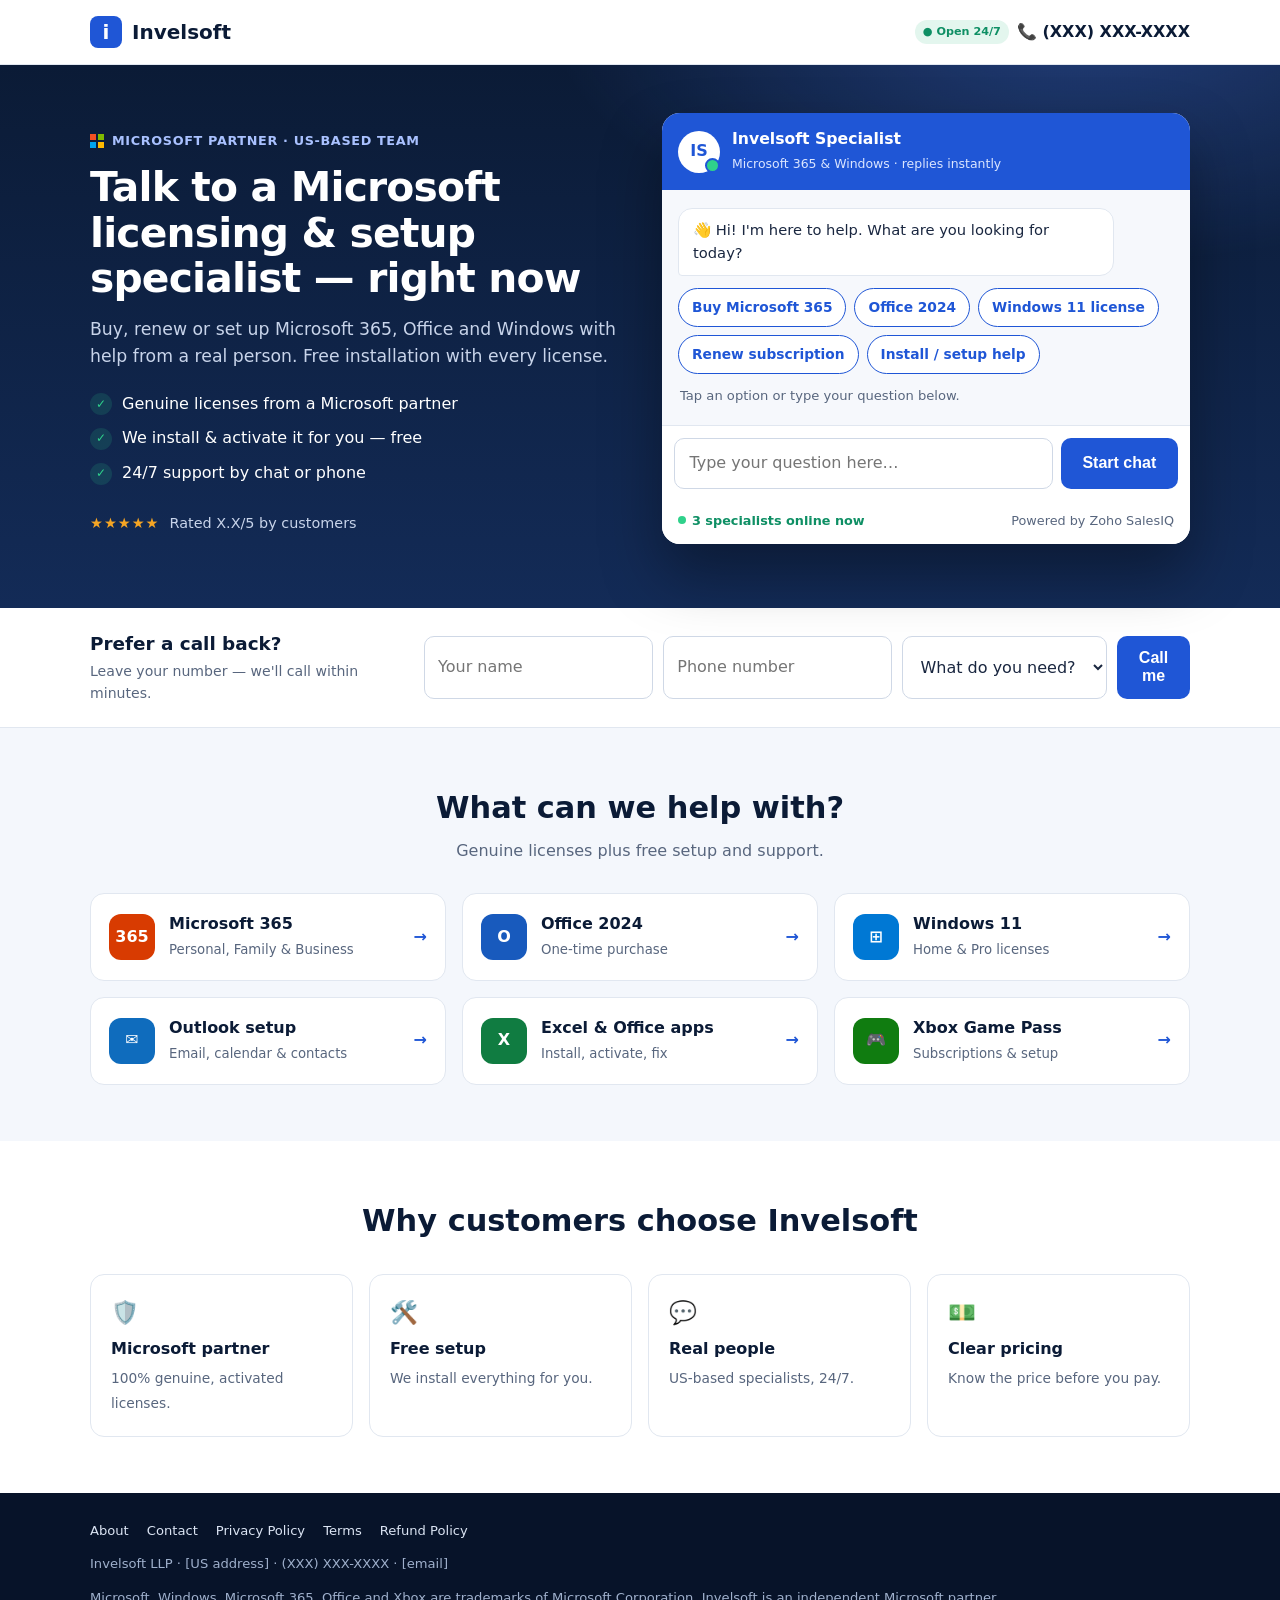
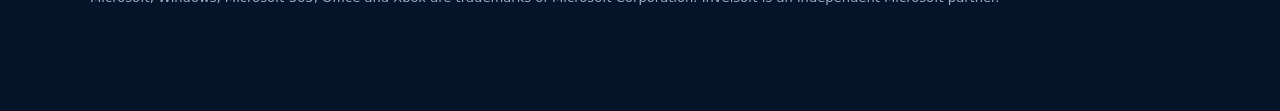
<file: mockups/sample-d.html>
<!DOCTYPE html>
<html lang="en">
<head>
<meta charset="utf-8">
<meta name="viewport" content="width=device-width, initial-scale=1">
<title>Sample D – Chat first</title>
<style>
  :root{--navy:#0b1b36;--ink:#1a2740;--muted:#58667e;--line:#e1e7f0;--primary:#1f56d6;--primary-soft:#eaf0ff;--green:#0e8f64;--green-soft:#e3f6ee;--amber:#f5a524}
  html{color-scheme:light}
  *{box-sizing:border-box}
  body{margin:0;font-family:"Segoe UI",system-ui,-apple-system,Roboto,Arial,sans-serif;color:var(--ink);line-height:1.55;background:#fff}
  a{color:inherit;text-decoration:none}
  .wrap{max-width:1140px;margin:0 auto;padding:0 20px}
  header{background:#fff;border-bottom:1px solid var(--line)}
  .head{display:flex;align-items:center;justify-content:space-between;height:64px}
  .brand{display:flex;align-items:center;gap:10px;font-weight:800;font-size:1.25rem;color:var(--navy)}
  .mark{width:32px;height:32px;border-radius:8px;background:var(--primary);display:grid;place-items:center;color:#fff;font-weight:800}
  .phone{font-weight:700;color:var(--navy);display:flex;align-items:center;gap:8px}
  .phone .pill{font-size:.7rem;font-weight:700;background:var(--green-soft);color:var(--green);padding:3px 8px;border-radius:999px}
  .btn{display:inline-flex;align-items:center;justify-content:center;gap:8px;padding:.8rem 1.3rem;border-radius:10px;font-weight:700;font-size:1rem;border:1.5px solid transparent;cursor:pointer}
  .btn-primary{background:var(--primary);color:#fff}
  .btn-outline{background:#fff;border-color:var(--line);color:var(--navy)}
  .hero{background:radial-gradient(900px 420px at 85% -10%,rgba(80,130,255,.35) 0%,transparent 60%),linear-gradient(180deg,#0b1b36 0%,#132b57 100%);color:#fff;padding:48px 0 64px}
  .hero-grid{display:grid;grid-template-columns:1fr 1fr;gap:44px;align-items:center}
  .eyebrow{display:inline-flex;align-items:center;gap:8px;font-size:.8rem;font-weight:700;letter-spacing:.05em;text-transform:uppercase;color:#a9c1ff}
  .eyebrow i{width:14px;height:14px;display:grid;grid-template-columns:1fr 1fr;gap:2px}
  .eyebrow i span:nth-child(1){background:#f25022}.eyebrow i span:nth-child(2){background:#7fba00}.eyebrow i span:nth-child(3){background:#00a4ef}.eyebrow i span:nth-child(4){background:#ffb900}
  h1{font-size:2.55rem;line-height:1.12;letter-spacing:-.02em;margin:14px 0 14px}
  .lead{font-size:1.08rem;color:#c8d4ea;margin:0 0 22px}
  .points{list-style:none;padding:0;margin:0 0 26px;display:grid;gap:10px}
  .points li{display:flex;gap:10px;align-items:center}
  .points li::before{content:"✓";width:22px;height:22px;border-radius:50%;background:rgba(47,209,139,.15);color:#2fd18b;font-weight:800;font-size:.75rem;display:grid;place-items:center;flex:none}
  .rating{display:flex;align-items:center;gap:10px;font-size:.9rem;color:#c8d4ea}
  .rating .stars{color:var(--amber);letter-spacing:1px}
  .chat{background:#fff;color:var(--ink);border-radius:18px;box-shadow:0 30px 60px rgba(0,0,0,.35);overflow:hidden}
  .chat-head{display:flex;align-items:center;gap:12px;padding:14px 16px;background:var(--primary);color:#fff}
  .avatar{width:42px;height:42px;border-radius:50%;background:#fff;color:var(--primary);display:grid;place-items:center;font-weight:800;position:relative;flex:none}
  .avatar::after{content:"";position:absolute;right:0;bottom:0;width:11px;height:11px;border-radius:50%;background:#2fd18b;border:2px solid var(--primary)}
  .chat-head b{display:block;font-size:.98rem}
  .chat-head small{color:#dbe6ff;font-size:.78rem}
  .chat-body{padding:18px 16px;background:#f6f8fc;display:grid;gap:12px}
  .msg{max-width:88%;padding:10px 14px;border-radius:14px 14px 14px 4px;background:#fff;border:1px solid var(--line);font-size:.92rem}
  .msg.small{font-size:.82rem;color:var(--muted);background:transparent;border:none;padding:0 2px}
  .chips{display:flex;flex-wrap:wrap;gap:8px}
  .chip{padding:8px 13px;border-radius:999px;border:1.5px solid var(--primary);color:var(--primary);background:#fff;font-size:.86rem;font-weight:600}
  .chat-input{display:flex;gap:8px;padding:12px;border-top:1px solid var(--line);background:#fff}
  .chat-input input{flex:1;padding:.75rem .9rem;border:1.5px solid #cfd8e6;border-radius:10px;font:inherit}
  .chat-foot{display:flex;justify-content:space-between;align-items:center;padding:10px 16px 14px;background:#fff;font-size:.8rem;color:var(--muted)}
  .online{display:flex;align-items:center;gap:6px;color:var(--green);font-weight:700}
  .online::before{content:"";width:8px;height:8px;border-radius:50%;background:#2fd18b}
  .callback{background:#fff;border-bottom:1px solid var(--line)}
  .cb-grid{display:grid;grid-template-columns:auto 1fr;gap:24px;align-items:center;padding-top:22px;padding-bottom:22px}
  .cb-grid h2{margin:0;font-size:1.15rem;color:var(--navy)}
  .cb-grid p{margin:2px 0 0;color:var(--muted);font-size:.88rem}
  .cb-form{display:grid;grid-template-columns:1fr 1fr 1fr auto;gap:10px}
  .cb-form input,.cb-form select{padding:.72rem .85rem;border:1.5px solid #cfd8e6;border-radius:10px;font:inherit;background:#fff;color:var(--ink)}
  section.block{padding:56px 0}
  .alt{background:#f4f7fc}
  .sec-head{text-align:center;max-width:640px;margin:0 auto 30px}
  .sec-head h2{font-size:1.9rem;color:var(--navy);margin:0 0 8px}
  .sec-head p{color:var(--muted);margin:0}
  .tiles{display:grid;grid-template-columns:repeat(3,1fr);gap:16px}
  .tile{background:#fff;border:1px solid var(--line);border-radius:14px;padding:18px;display:flex;gap:14px;align-items:center}
  .t-icon{width:46px;height:46px;border-radius:12px;display:grid;place-items:center;color:#fff;font-weight:800;flex:none}
  .tile b{display:block;color:var(--navy)}
  .tile small{color:var(--muted);font-size:.83rem}
  .tile .go{margin-left:auto;color:var(--primary);font-weight:800}
  .why{display:grid;grid-template-columns:repeat(4,1fr);gap:16px}
  .why div{background:#fff;border:1px solid var(--line);border-radius:14px;padding:20px}
  .why b{display:block;color:var(--navy);margin:8px 0 4px}
  .why small{color:var(--muted);font-size:.86rem}
  .why span{font-size:1.4rem}
  footer{background:#071329;color:#9fb0cc;font-size:.82rem;padding:28px 0 90px}
  footer .links{display:flex;gap:18px;flex-wrap:wrap;margin-bottom:12px}
  footer .links a{color:#dbe4f3}
  .mobile-bar{display:none}
  @media (max-width:900px){
    .hero-grid{grid-template-columns:1fr}
    h1{font-size:2rem}
    .cb-grid{grid-template-columns:1fr}
    .cb-form{grid-template-columns:1fr 1fr}
    .tiles{grid-template-columns:1fr 1fr}
    .why{grid-template-columns:1fr 1fr}
  }
  @media (max-width:520px){
    .phone .pill{display:none}
    .hero{padding:32px 0 44px}
    .cb-form{grid-template-columns:1fr}
    .tiles{grid-template-columns:1fr}
    .sec-head h2{font-size:1.5rem}
    .mobile-bar{position:fixed;left:0;right:0;bottom:0;display:grid;grid-template-columns:1fr 1fr;gap:10px;padding:10px 12px;background:#fff;border-top:1px solid var(--line);box-shadow:0 -6px 20px rgba(11,27,54,.08)}
    .mobile-bar .btn{padding:.75rem .5rem;font-size:.95rem}
  }
</style>
</head>
<body>
  <header>
    <div class="wrap head">
      <a class="brand" href="#"><span class="mark">i</span>Invelsoft</a>
      <a class="phone" href="#"><span class="pill">● Open 24/7</span>📞 (XXX) XXX-XXXX</a>
    </div>
  </header>

  <section class="hero">
    <div class="wrap hero-grid">
      <div>
        <span class="eyebrow"><i><span></span><span></span><span></span><span></span></i>Microsoft Partner · US-based team</span>
        <h1>Talk to a Microsoft licensing &amp; setup specialist — right now</h1>
        <p class="lead">Buy, renew or set up Microsoft 365, Office and Windows with help from a real person. Free installation with every license.</p>
        <ul class="points">
          <li>Genuine licenses from a Microsoft partner</li>
          <li>We install &amp; activate it for you — free</li>
          <li>24/7 support by chat or phone</li>
        </ul>
        <div class="rating"><span class="stars">★★★★★</span>Rated X.X/5 by customers</div>
      </div>

      <div class="chat">
        <div class="chat-head">
          <span class="avatar">IS</span>
          <div><b>Invelsoft Specialist</b><small>Microsoft 365 &amp; Windows · replies instantly</small></div>
        </div>
        <div class="chat-body">
          <div class="msg">👋 Hi! I'm here to help. What are you looking for today?</div>
          <div class="chips">
            <span class="chip">Buy Microsoft 365</span>
            <span class="chip">Office 2024</span>
            <span class="chip">Windows 11 license</span>
            <span class="chip">Renew subscription</span>
            <span class="chip">Install / setup help</span>
          </div>
          <div class="msg small">Tap an option or type your question below.</div>
        </div>
        <div class="chat-input">
          <input placeholder="Type your question here…">
          <button class="btn btn-primary" type="button">Start chat</button>
        </div>
        <div class="chat-foot"><span class="online">3 specialists online now</span><span>Powered by Zoho SalesIQ</span></div>
      </div>
    </div>
  </section>

  <section class="callback">
    <div class="wrap cb-grid">
      <div><h2>Prefer a call back?</h2><p>Leave your number — we'll call within minutes.</p></div>
      <form class="cb-form">
        <input placeholder="Your name">
        <input placeholder="Phone number">
        <select><option>What do you need?</option><option>Microsoft 365</option><option>Office 2024</option><option>Windows 11</option><option>Renewal</option><option>Setup help</option></select>
        <button class="btn btn-primary" type="button">Call me</button>
      </form>
    </div>
  </section>

  <section class="block alt">
    <div class="wrap">
      <div class="sec-head"><h2>What can we help with?</h2><p>Genuine licenses plus free setup and support.</p></div>
      <div class="tiles">
        <a class="tile" href="#"><span class="t-icon" style="background:#d83b01">365</span><div><b>Microsoft 365</b><small>Personal, Family &amp; Business</small></div><span class="go">→</span></a>
        <a class="tile" href="#"><span class="t-icon" style="background:#185abd">O</span><div><b>Office 2024</b><small>One-time purchase</small></div><span class="go">→</span></a>
        <a class="tile" href="#"><span class="t-icon" style="background:#0078d4">⊞</span><div><b>Windows 11</b><small>Home &amp; Pro licenses</small></div><span class="go">→</span></a>
        <a class="tile" href="#"><span class="t-icon" style="background:#0f6cbd">✉</span><div><b>Outlook setup</b><small>Email, calendar &amp; contacts</small></div><span class="go">→</span></a>
        <a class="tile" href="#"><span class="t-icon" style="background:#107c41">X</span><div><b>Excel &amp; Office apps</b><small>Install, activate, fix</small></div><span class="go">→</span></a>
        <a class="tile" href="#"><span class="t-icon" style="background:#107c10">🎮</span><div><b>Xbox Game Pass</b><small>Subscriptions &amp; setup</small></div><span class="go">→</span></a>
      </div>
    </div>
  </section>

  <section class="block">
    <div class="wrap">
      <div class="sec-head"><h2>Why customers choose Invelsoft</h2></div>
      <div class="why">
        <div><span>🛡️</span><b>Microsoft partner</b><small>100% genuine, activated licenses.</small></div>
        <div><span>🛠️</span><b>Free setup</b><small>We install everything for you.</small></div>
        <div><span>💬</span><b>Real people</b><small>US-based specialists, 24/7.</small></div>
        <div><span>💵</span><b>Clear pricing</b><small>Know the price before you pay.</small></div>
      </div>
    </div>
  </section>

  <footer>
    <div class="wrap">
      <div class="links"><a href="#">About</a><a href="#">Contact</a><a href="#">Privacy Policy</a><a href="#">Terms</a><a href="#">Refund Policy</a></div>
      <p>Invelsoft LLP · [US address] · (XXX) XXX-XXXX · [email]</p>
      <p>Microsoft, Windows, Microsoft 365, Office and Xbox are trademarks of Microsoft Corporation. Invelsoft is an independent Microsoft partner.</p>
    </div>
  </footer>

  <div class="mobile-bar"><a class="btn btn-outline" href="#">📞 Call</a><a class="btn btn-primary" href="#">💬 Chat now</a></div>
</body>
</html>
</file>
<file: css/style.css>
:root {
  --navy: #0b1b36;
  --ink: #1a2740;
  --muted: #56647d;
  --line: #e0e6ef;
  --bg: #ffffff;
  --bg-soft: #f3f6fb;
  --primary: #1f56d6;
  --primary-hover: #1846b3;
  --primary-soft: #e9efff;
  --success: #0e8f64;
  --success-soft: #e2f5ee;
  --danger: #b42323;
  --danger-soft: #fdeeee;
  --radius: 14px;
  --shadow: 0 1px 2px rgba(11, 27, 54, 0.05), 0 6px 20px rgba(11, 27, 54, 0.06);
  --shadow-lg: 0 2px 4px rgba(11, 27, 54, 0.05), 0 18px 40px rgba(11, 27, 54, 0.1);
  --header-h: 68px;
  --font: system-ui, -apple-system, "Segoe UI", Roboto, "Helvetica Neue", Arial, sans-serif;
}

*,
*::before,
*::after {
  box-sizing: border-box;
}

[hidden] {
  display: none !important;
}

html {
  color-scheme: light;
  -webkit-text-size-adjust: 100%;
  scroll-behavior: smooth;
}

body {
  margin: 0;
  font-family: var(--font);
  font-size: 16px;
  line-height: 1.6;
  color: var(--ink);
  background: var(--bg);
}

img,
svg {
  display: block;
  max-width: 100%;
}

a {
  color: var(--primary);
}

a:hover {
  color: var(--primary-hover);
}

h1,
h2,
h3 {
  margin: 0 0 0.5em;
  line-height: 1.2;
  color: var(--navy);
  letter-spacing: -0.01em;
}

h1 {
  font-size: clamp(2rem, 4.2vw, 2.75rem);
  letter-spacing: -0.02em;
}

h2 {
  font-size: clamp(1.5rem, 3vw, 2rem);
}

h3,
.h3 {
  font-size: 1.125rem;
}

p {
  margin: 0 0 1em;
}

:focus-visible {
  outline: 3px solid var(--primary);
  outline-offset: 2px;
}

[id] {
  scroll-margin-top: calc(var(--header-h) + 16px);
}

.container {
  width: 100%;
  max-width: 1140px;
  margin: 0 auto;
  padding: 0 20px;
}

.container.narrow {
  max-width: 760px;
}

.icon {
  fill: none;
  stroke: currentColor;
  stroke-width: 1.8;
  stroke-linecap: round;
  stroke-linejoin: round;
}

.skip-link {
  position: absolute;
  left: 12px;
  top: -60px;
  z-index: 100;
  padding: 10px 16px;
  background: var(--navy);
  color: #fff;
  border-radius: 8px;
  text-decoration: none;
}

.skip-link:focus {
  top: 12px;
  color: #fff;
}

.lead {
  font-size: 1.125rem;
  color: var(--muted);
}

/* Buttons */

.btn {
  display: inline-flex;
  align-items: center;
  justify-content: center;
  gap: 0.5rem;
  padding: 0.8rem 1.35rem;
  border: 1.5px solid transparent;
  border-radius: 10px;
  font: inherit;
  font-size: 1rem;
  font-weight: 700;
  line-height: 1.2;
  text-decoration: none;
  cursor: pointer;
  transition: background-color 0.15s, border-color 0.15s, color 0.15s;
}

.btn .icon {
  width: 18px;
  height: 18px;
  flex: none;
}

.btn-primary {
  background: var(--primary);
  color: #fff;
}

.btn-primary:hover {
  background: var(--primary-hover);
  color: #fff;
}

.btn-outline {
  background: #fff;
  color: var(--navy);
  border-color: var(--line);
}

.btn-outline:hover {
  border-color: var(--primary);
  color: var(--primary);
}

.btn-light {
  background: #fff;
  color: var(--navy);
}

.btn-light:hover {
  background: var(--primary-soft);
  color: var(--navy);
}

.btn-ghost-light {
  background: transparent;
  color: #fff;
  border-color: rgba(255, 255, 255, 0.4);
}

.btn-ghost-light:hover {
  background: rgba(255, 255, 255, 0.08);
  border-color: #fff;
  color: #fff;
}

.btn-sm {
  padding: 0.55rem 1rem;
  font-size: 0.9375rem;
}

.btn[disabled] {
  opacity: 0.7;
  cursor: progress;
}

/* Top bar + header */

.topbar {
  padding: 8px 16px;
  background: var(--navy);
  color: #d9e2f2;
  font-size: 0.8125rem;
  text-align: center;
}

.topbar strong {
  color: #fff;
}

.site-header {
  position: sticky;
  top: 0;
  z-index: 50;
  background: rgba(255, 255, 255, 0.97);
  border-bottom: 1px solid var(--line);
}

.header-inner {
  display: flex;
  align-items: center;
  justify-content: space-between;
  gap: 16px;
  height: var(--header-h);
}

.brand {
  display: inline-flex;
  align-items: center;
  gap: 10px;
  font-size: 1.25rem;
  font-weight: 800;
  letter-spacing: -0.01em;
  color: var(--navy);
  text-decoration: none;
}

.brand:hover {
  color: var(--navy);
}

.brand-mark {
  width: 32px;
  height: 32px;
  flex: none;
}

.header-actions {
  display: flex;
  align-items: center;
  gap: 18px;
}

.header-phone {
  display: flex;
  align-items: center;
  gap: 10px;
  color: var(--navy);
  text-decoration: none;
}

.header-phone:hover {
  color: var(--primary);
}

.header-phone .icon {
  width: 20px;
  height: 20px;
  color: var(--primary);
}

.header-phone small {
  display: block;
  font-size: 0.75rem;
  line-height: 1.2;
  color: var(--muted);
}

.header-phone strong {
  display: block;
  font-size: 1rem;
  line-height: 1.25;
}

.site-nav {
  display: flex;
  align-items: center;
  gap: 28px;
}

.site-nav a:not(.btn) {
  color: var(--ink);
  font-weight: 500;
  text-decoration: none;
}

.site-nav a:not(.btn):hover,
.site-nav a[aria-current="page"] {
  color: var(--primary);
}

.nav-toggle {
  display: none;
}

@media (max-width: 640px) {
  .header-phone small,
  .header-cta {
    display: none;
  }
}

@media (max-width: 760px) {
  .nav-toggle {
    display: inline-flex;
    flex-direction: column;
    align-items: center;
    justify-content: center;
    gap: 5px;
    width: 44px;
    height: 44px;
    padding: 0;
    background: #fff;
    border: 1px solid var(--line);
    border-radius: 10px;
    cursor: pointer;
  }

  .nav-toggle span {
    display: block;
    width: 20px;
    height: 2px;
    background: var(--navy);
    border-radius: 2px;
    transition: transform 0.2s, opacity 0.2s;
  }

  .nav-toggle[aria-expanded="true"] span:nth-child(1) {
    transform: translateY(7px) rotate(45deg);
  }

  .nav-toggle[aria-expanded="true"] span:nth-child(2) {
    opacity: 0;
  }

  .nav-toggle[aria-expanded="true"] span:nth-child(3) {
    transform: translateY(-7px) rotate(-45deg);
  }

  .site-nav {
    position: absolute;
    top: var(--header-h);
    left: 0;
    right: 0;
    display: none;
    flex-direction: column;
    align-items: stretch;
    gap: 0;
    padding: 4px 20px 20px;
    background: #fff;
    border-bottom: 1px solid var(--line);
    box-shadow: var(--shadow);
  }

  .site-nav.is-open {
    display: flex;
  }

  .site-nav a:not(.btn) {
    padding: 12px 0;
    border-bottom: 1px solid var(--line);
  }

  .site-nav .btn {
    margin-top: 16px;
  }
}

/* Hero */

.hero {
  padding: 48px 0 56px;
  background: linear-gradient(180deg, var(--bg-soft) 0%, #fff 100%);
}

.hero-grid {
  display: grid;
  grid-template-columns: minmax(0, 1.1fr) minmax(0, 0.9fr);
  gap: 48px;
  align-items: start;
}

.badge {
  display: inline-flex;
  align-items: center;
  gap: 8px;
  margin-bottom: 18px;
  padding: 6px 12px;
  background: #fff;
  border: 1px solid var(--line);
  border-radius: 999px;
  font-size: 0.8125rem;
  font-weight: 700;
  color: var(--navy);
}

.badge .icon {
  width: 16px;
  height: 16px;
  color: var(--primary);
  stroke-width: 2.2;
}

.hero h1 .accent {
  color: var(--primary);
}

.hero .lead {
  max-width: 560px;
  margin-bottom: 22px;
}

.hero-points {
  display: grid;
  gap: 10px;
  margin: 0 0 28px;
  padding: 0;
  list-style: none;
}

.hero-points li {
  display: flex;
  align-items: flex-start;
  gap: 10px;
  font-weight: 500;
}

.hero-points .icon,
.checklist .icon {
  flex: none;
  color: var(--success);
  stroke-width: 3;
}

.hero-points .icon {
  width: 24px;
  height: 24px;
  padding: 5px;
  border-radius: 50%;
  background: var(--success-soft);
}

.hero-actions {
  display: flex;
  flex-wrap: wrap;
  gap: 12px;
}

@media (max-width: 900px) {
  .hero-grid {
    grid-template-columns: 1fr;
    gap: 32px;
  }
}

@media (max-width: 760px) {
  .hero {
    padding: 32px 0 40px;
  }

  .hero-actions {
    display: none;
  }
}

/* Quote form */

.quote-card {
  padding: 28px;
  background: #fff;
  border: 1px solid var(--line);
  border-radius: 18px;
  box-shadow: var(--shadow-lg);
}

.quote-card h2 {
  margin-bottom: 4px;
  font-size: 1.375rem;
}

.quote-sub {
  margin: 0 0 18px;
  font-size: 0.9375rem;
  color: var(--muted);
}

.quote-card .btn-primary {
  width: 100%;
  padding: 0.9rem;
}

.quote-alt {
  margin: 14px 0 0;
  text-align: center;
  font-size: 0.9375rem;
  color: var(--muted);
}

.quote-alt a {
  font-weight: 700;
}

.consent {
  margin: 14px 0 0;
  font-size: 0.75rem;
  line-height: 1.5;
  color: var(--muted);
}

.field {
  display: flex;
  flex-direction: column;
  gap: 6px;
  margin-bottom: 14px;
}

.field label {
  font-size: 0.9375rem;
  font-weight: 600;
  color: var(--navy);
}

.field input,
.field select,
.field textarea {
  width: 100%;
  padding: 0.75rem 0.9rem;
  font: inherit;
  color: var(--ink);
  background: #fff;
  border: 1.5px solid #cdd6e4;
  border-radius: 10px;
  transition: border-color 0.15s, box-shadow 0.15s;
}

.field input:focus,
.field select:focus,
.field textarea:focus {
  outline: none;
  border-color: var(--primary);
  box-shadow: 0 0 0 4px rgba(31, 86, 214, 0.15);
}

.field input:user-invalid,
.field select:user-invalid {
  border-color: var(--danger);
}

.form-error {
  margin: 0 0 14px;
  padding: 10px 14px;
  background: var(--danger-soft);
  border: 1px solid #f1c4c4;
  border-radius: 10px;
  font-size: 0.9375rem;
  color: var(--danger);
}

.hp {
  position: absolute;
  left: -10000px;
  width: 1px;
  height: 1px;
  overflow: hidden;
}

@media (max-width: 560px) {
  .quote-card {
    padding: 22px 18px;
  }
}

/* Trust strip */

.trust-strip {
  background: #fff;
  border-top: 1px solid var(--line);
  border-bottom: 1px solid var(--line);
}

.trust-grid {
  display: grid;
  grid-template-columns: repeat(4, 1fr);
  gap: 16px;
  margin: 0;
  padding: 20px 0;
  list-style: none;
}

.trust-grid li {
  display: flex;
  align-items: center;
  gap: 12px;
}

.trust-grid strong {
  display: block;
  font-size: 0.9375rem;
  line-height: 1.3;
  color: var(--navy);
}

.trust-grid span {
  font-size: 0.8125rem;
  color: var(--muted);
}

.icon-tile {
  display: grid;
  place-items: center;
  flex: none;
  width: 44px;
  height: 44px;
  border-radius: 12px;
  background: var(--primary-soft);
  color: var(--primary);
}

.icon-tile .icon {
  width: 24px;
  height: 24px;
}

@media (max-width: 900px) {
  .trust-grid {
    grid-template-columns: 1fr 1fr;
  }
}

/* Sections */

.section {
  padding: 64px 0;
}

.section-alt {
  background: var(--bg-soft);
}

.section-head {
  max-width: 640px;
  margin: 0 auto 36px;
  text-align: center;
}

.section-head p {
  margin: 0;
  color: var(--muted);
}

@media (max-width: 560px) {
  .section {
    padding: 48px 0;
  }
}

/* Products */

.products {
  display: grid;
  grid-template-columns: repeat(4, 1fr);
  gap: 18px;
  margin: 0;
  padding: 0;
  list-style: none;
}

.product {
  position: relative;
  display: flex;
  flex-direction: column;
  padding: 24px 22px;
  background: #fff;
  border: 1px solid var(--line);
  border-radius: 16px;
}

.product.is-featured {
  border: 2px solid var(--primary);
  box-shadow: var(--shadow);
}

.product-tag {
  position: absolute;
  top: -12px;
  left: 20px;
  padding: 3px 10px;
  border-radius: 999px;
  background: var(--primary);
  color: #fff;
  font-size: 0.6875rem;
  font-weight: 800;
  letter-spacing: 0.05em;
  text-transform: uppercase;
}

.product .icon-tile {
  margin-bottom: 14px;
}

.product h3 {
  margin-bottom: 4px;
}

.product-desc {
  min-height: 3em;
  margin: 0 0 14px;
  font-size: 0.875rem;
  color: var(--muted);
}

.price {
  margin: 0;
  font-size: 1.625rem;
  font-weight: 800;
  line-height: 1.2;
  color: var(--navy);
}

.price small {
  font-size: 0.8125rem;
  font-weight: 600;
  color: var(--muted);
}

.checklist {
  display: grid;
  gap: 6px;
  flex: 1;
  margin: 14px 0 20px;
  padding: 0;
  list-style: none;
  font-size: 0.875rem;
}

.checklist li {
  display: flex;
  align-items: flex-start;
  gap: 8px;
}

.checklist .icon {
  width: 16px;
  height: 16px;
  margin-top: 3px;
}

.product .btn {
  width: 100%;
}

.products-note {
  margin: 28px 0 0;
  text-align: center;
  color: var(--muted);
}

.products-note a {
  font-weight: 700;
}

@media (max-width: 1000px) {
  .products {
    grid-template-columns: 1fr 1fr;
  }
}

@media (max-width: 560px) {
  .products {
    grid-template-columns: none;
    grid-auto-flow: column;
    grid-auto-columns: 82%;
    gap: 14px;
    margin: 0 -20px;
    padding: 14px 20px 10px;
    overflow-x: auto;
    scroll-snap-type: x mandatory;
    scroll-padding-left: 20px;
  }

  .product {
    scroll-snap-align: start;
  }
}

/* Included + steps */

.features {
  display: grid;
  grid-template-columns: repeat(4, 1fr);
  gap: 18px;
}

.feature,
.step-card,
.info-card {
  padding: 24px;
  background: #fff;
  border: 1px solid var(--line);
  border-radius: var(--radius);
}

.feature .icon-tile {
  margin-bottom: 14px;
}

.feature h3,
.step-card h3 {
  margin-bottom: 6px;
  font-size: 1.0625rem;
}

.feature p,
.step-card p,
.info-card p {
  margin: 0;
  font-size: 0.9375rem;
  color: var(--muted);
}

.steps-grid {
  display: grid;
  grid-template-columns: repeat(3, 1fr);
  gap: 18px;
  margin: 0;
  padding: 0;
  list-style: none;
}

.step-num {
  display: grid;
  place-items: center;
  width: 38px;
  height: 38px;
  margin-bottom: 14px;
  border-radius: 50%;
  background: var(--primary);
  color: #fff;
  font-weight: 800;
}

@media (max-width: 900px) {
  .features {
    grid-template-columns: 1fr 1fr;
  }

  .steps-grid {
    grid-template-columns: 1fr;
  }
}

@media (max-width: 480px) {
  .features {
    gap: 12px;
  }

  .feature {
    padding: 18px 16px;
  }

  .feature h3 {
    font-size: 1rem;
  }

  .feature p {
    font-size: 0.875rem;
  }
}

/* FAQ */

.faq {
  display: grid;
  gap: 12px;
  max-width: 760px;
  margin: 0 auto;
}

.faq details {
  background: #fff;
  border: 1px solid var(--line);
  border-radius: 12px;
}

.faq summary {
  display: flex;
  align-items: center;
  justify-content: space-between;
  gap: 16px;
  padding: 16px 20px;
  font-weight: 600;
  color: var(--navy);
  cursor: pointer;
  list-style: none;
}

.faq summary::-webkit-details-marker {
  display: none;
}

.faq summary::after {
  content: "+";
  flex: none;
  font-size: 1.5rem;
  font-weight: 400;
  line-height: 1;
  color: var(--primary);
  transition: transform 0.15s;
}

.faq details[open] summary::after {
  transform: rotate(45deg);
}

.faq details p {
  margin: 0;
  padding: 0 20px 18px;
  color: var(--muted);
}

/* CTA band */

.cta-band {
  padding: 52px 0;
  background: var(--navy);
  color: #fff;
}

.cta-inner {
  display: flex;
  flex-wrap: wrap;
  align-items: center;
  justify-content: space-between;
  gap: 24px;
}

.cta-band h2 {
  margin-bottom: 6px;
  color: #fff;
}

.cta-band p {
  margin: 0;
  color: rgba(255, 255, 255, 0.78);
}

.cta-actions {
  display: flex;
  flex-wrap: wrap;
  gap: 12px;
}

/* Footer */

.site-footer {
  padding: 56px 0 24px;
  background: #071329;
  color: rgba(255, 255, 255, 0.75);
  font-size: 0.9375rem;
}

.footer-grid {
  display: grid;
  grid-template-columns: 1.4fr 1fr 1fr 1.3fr;
  gap: 32px;
}

.footer-brand .brand {
  margin-bottom: 14px;
  color: #fff;
}

.footer-title {
  margin-bottom: 14px;
  font-size: 0.8125rem;
  letter-spacing: 0.08em;
  text-transform: uppercase;
  color: #fff;
}

.site-footer ul {
  display: grid;
  gap: 8px;
  margin: 0;
  padding: 0;
  list-style: none;
}

.site-footer a {
  color: rgba(255, 255, 255, 0.82);
  text-decoration: none;
}

.site-footer a:hover {
  color: #fff;
  text-decoration: underline;
}

.footer-bottom {
  margin-top: 40px;
  padding-top: 20px;
  border-top: 1px solid rgba(255, 255, 255, 0.12);
  font-size: 0.8125rem;
  color: rgba(255, 255, 255, 0.6);
}

.footer-bottom p {
  margin: 0 0 8px;
}

@media (max-width: 900px) {
  .footer-grid {
    grid-template-columns: 1fr 1fr;
  }
}

@media (max-width: 560px) {
  .footer-grid {
    grid-template-columns: 1fr;
  }
}

/* Sticky mobile call bar */

.mobile-cta {
  display: none;
}

@media (max-width: 760px) {
  .mobile-cta {
    position: fixed;
    left: 0;
    right: 0;
    bottom: 0;
    z-index: 60;
    display: grid;
    grid-template-columns: 1fr 1fr;
    gap: 10px;
    padding: 10px 12px calc(10px + env(safe-area-inset-bottom));
    background: #fff;
    border-top: 1px solid var(--line);
    box-shadow: 0 -6px 20px rgba(11, 27, 54, 0.08);
  }

  .mobile-cta .btn {
    padding: 0.75rem 0.5rem;
    font-size: 0.9375rem;
  }

  body.has-mobile-cta {
    padding-bottom: calc(72px + env(safe-area-inset-bottom));
  }
}

/* Inner pages */

.page-hero {
  padding: 56px 0 40px;
  background: var(--bg-soft);
  border-bottom: 1px solid var(--line);
}

.page-hero p {
  max-width: 680px;
  margin: 0;
  font-size: 1.0625rem;
  color: var(--muted);
}

.prose {
  max-width: 760px;
}

.prose h2 {
  margin-top: 2em;
  font-size: 1.375rem;
}

.prose h2:first-child {
  margin-top: 0;
}

.prose ul {
  padding-left: 1.25rem;
}

.prose li {
  margin-bottom: 0.4em;
}

.updated {
  margin-top: 10px;
  font-size: 0.9375rem;
  color: var(--muted);
}

.info-grid {
  display: grid;
  grid-template-columns: repeat(3, 1fr);
  gap: 20px;
}

.info-card {
  box-shadow: var(--shadow);
}

.info-card .icon-tile {
  margin-bottom: 16px;
}

.info-card a {
  font-weight: 600;
  word-break: break-word;
}

.detail-list {
  display: grid;
  grid-template-columns: max-content 1fr;
  gap: 10px 24px;
  margin: 0;
  padding: 24px;
  background: var(--bg-soft);
  border-radius: var(--radius);
}

.detail-list dt {
  font-weight: 600;
  color: var(--navy);
}

.detail-list dd {
  margin: 0;
}

.center-cta {
  margin-top: 40px;
  text-align: center;
}

@media (max-width: 900px) {
  .info-grid {
    grid-template-columns: 1fr;
  }
}

@media (max-width: 560px) {
  .detail-list {
    grid-template-columns: 1fr;
    gap: 2px;
  }

  .detail-list dd {
    margin-bottom: 10px;
  }
}

/* Thank you */

.thanks {
  min-height: 60vh;
  padding: 72px 0;
  background: var(--bg-soft);
  text-align: center;
}

.panel {
  max-width: 600px;
  margin: 0 auto;
  padding: 36px 28px;
  background: #fff;
  border: 1px solid var(--line);
  border-radius: 18px;
  box-shadow: var(--shadow);
}

.thanks-icon {
  display: grid;
  place-items: center;
  width: 72px;
  height: 72px;
  margin: 0 auto 20px;
  border-radius: 50%;
  background: var(--success-soft);
  color: var(--success);
}

.thanks-icon .icon {
  width: 36px;
  height: 36px;
  stroke-width: 2.4;
}

.thanks .lead {
  margin-bottom: 28px;
}

.thanks-actions {
  display: flex;
  flex-wrap: wrap;
  justify-content: center;
  gap: 12px;
}

@media (prefers-reduced-motion: reduce) {
  *,
  *::before,
  *::after {
    transition: none !important;
  }

  html {
    scroll-behavior: auto;
  }
}
</file>
